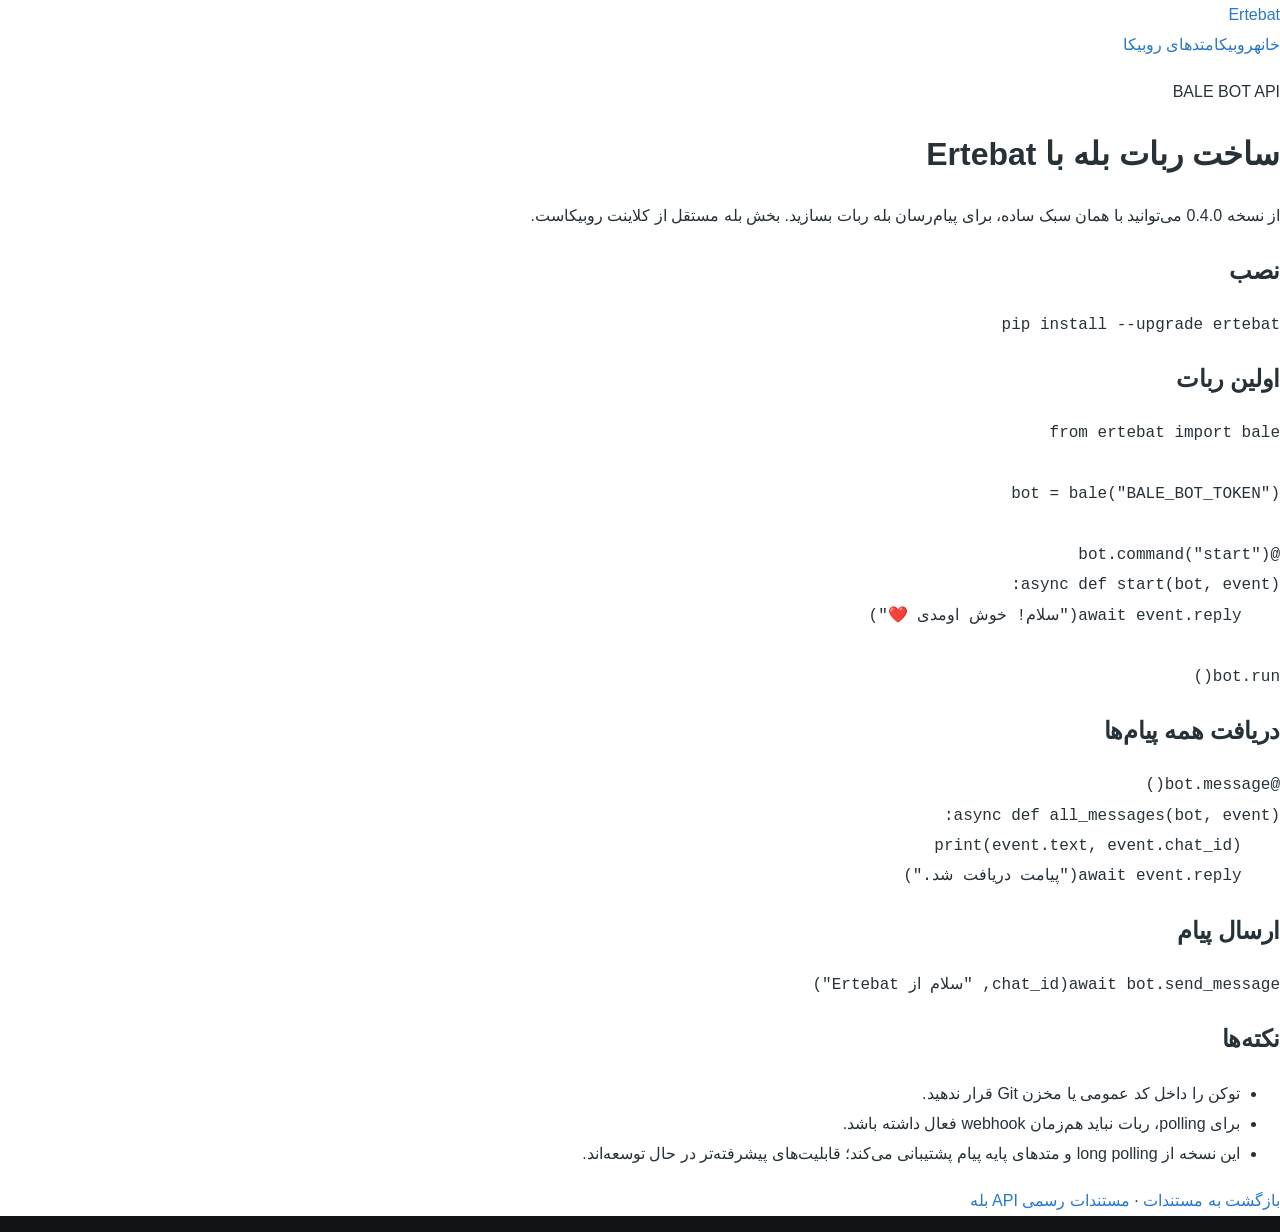
<file: docs/bale-guide/index.html>
<!doctype html>
<html lang="fa" dir="rtl">
<head>
<meta charset="utf-8"><meta name="viewport" content="width=device-width,initial-scale=1">
<title>شروع سریع بله | Ertebat</title><link rel="stylesheet" href="../style.css">
</head>
<body>
<header class="site-header"><a href="../">Ertebat</a><nav><a href="../">خانه</a><a href="../bot-guide/">روبیکا</a><a href="../bot-methods/">متدهای روبیکا</a></nav></header>
<main class="container">
<p class="eyebrow">BALE BOT API</p><h1>ساخت ربات بله با Ertebat</h1>
<p>از نسخه 0.4.0 می‌توانید با همان سبک ساده، برای پیام‌رسان بله ربات بسازید. بخش بله مستقل از کلاینت روبیکاست.</p>
<h2>نصب</h2><pre><code>pip install --upgrade ertebat</code></pre>
<h2>اولین ربات</h2><pre><code>from ertebat import bale

bot = bale("BALE_BOT_TOKEN")

@bot.command("start")
async def start(bot, event):
    await event.reply("سلام! خوش اومدی ❤️")

bot.run()</code></pre>
<h2>دریافت همه پیام‌ها</h2><pre><code>@bot.message()
async def all_messages(bot, event):
    print(event.text, event.chat_id)
    await event.reply("پیامت دریافت شد.")</code></pre>
<h2>ارسال پیام</h2><pre><code>await bot.send_message(chat_id, "سلام از Ertebat")</code></pre>
<h2>نکته‌ها</h2><ul><li>توکن را داخل کد عمومی یا مخزن Git قرار ندهید.</li><li>برای polling، ربات نباید هم‌زمان webhook فعال داشته باشد.</li><li>این نسخه از long polling و متدهای پایه پیام پشتیبانی می‌کند؛ قابلیت‌های پیشرفته‌تر در حال توسعه‌اند.</li></ul>
<p><a href="../">بازگشت به مستندات</a> · <a href="https://docs.bale.ai/">مستندات رسمی API بله</a></p>
</main></body></html>
</file>
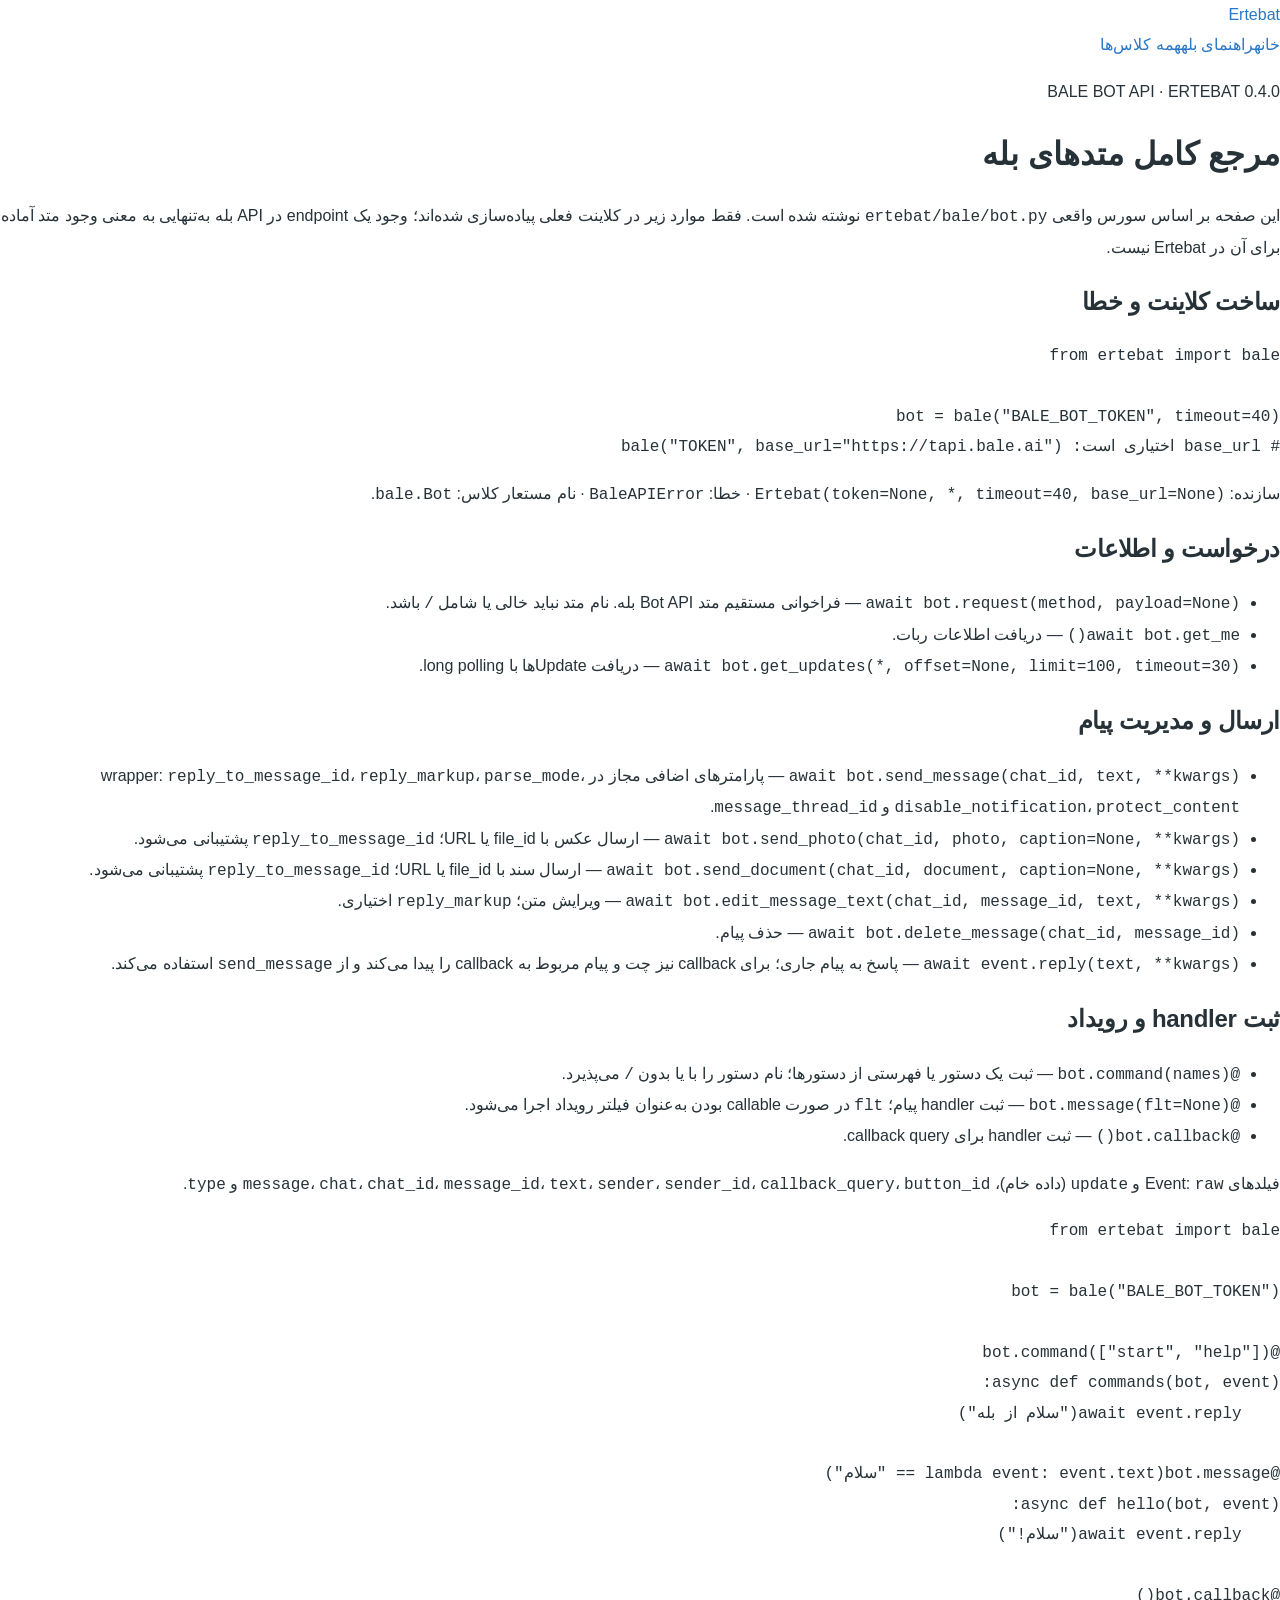
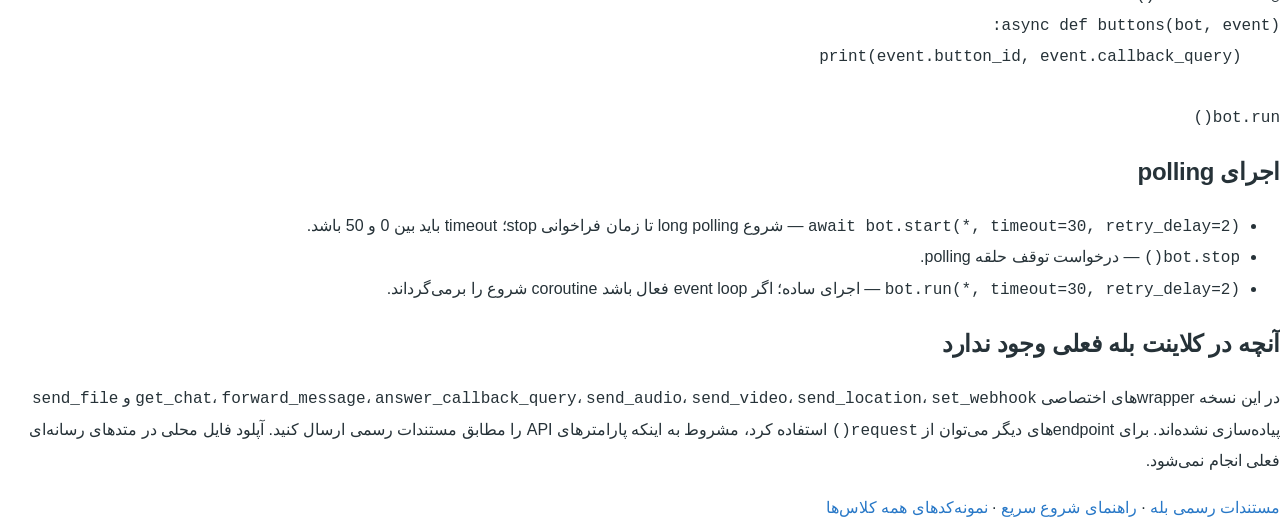
<file: docs/bale-methods/index.html>
<!doctype html>
<html lang="fa" dir="rtl">
<head><meta charset="utf-8"><meta name="viewport" content="width=device-width,initial-scale=1"><title>مرجع کامل متدهای بله | Ertebat</title><link rel="stylesheet" href="../style.css"></head>
<body>
<header class="site-header"><a href="../">Ertebat</a><nav><a href="../">خانه</a><a href="../bale-guide/">راهنمای بله</a><a href="../classes/">همه کلاس‌ها</a></nav></header>
<main class="container">
<p class="eyebrow">BALE BOT API · ERTEBAT 0.4.0</p><h1>مرجع کامل متدهای بله</h1>
<p>این صفحه بر اساس سورس واقعی <code>ertebat/bale/bot.py</code> نوشته شده است. فقط موارد زیر در کلاینت فعلی پیاده‌سازی شده‌اند؛ وجود یک endpoint در API بله به‌تنهایی به معنی وجود متد آماده برای آن در Ertebat نیست.</p>
<h2>ساخت کلاینت و خطا</h2>
<pre><code>from ertebat import bale

bot = bale("BALE_BOT_TOKEN", timeout=40)
# base_url اختیاری است: bale("TOKEN", base_url="https://tapi.bale.ai")</code></pre>
<p>سازنده: <code>Ertebat(token=None, *, timeout=40, base_url=None)</code> · خطا: <code>BaleAPIError</code> · نام مستعار کلاس: <code>bale.Bot</code>.</p>
<h2>درخواست و اطلاعات</h2>
<ul>
<li><code>await bot.request(method, payload=None)</code> — فراخوانی مستقیم متد Bot API بله. نام متد نباید خالی یا شامل <code>/</code> باشد.</li>
<li><code>await bot.get_me()</code> — دریافت اطلاعات ربات.</li>
<li><code>await bot.get_updates(*, offset=None, limit=100, timeout=30)</code> — دریافت Updateها با long polling.</li>
</ul>
<h2>ارسال و مدیریت پیام</h2>
<ul>
<li><code>await bot.send_message(chat_id, text, **kwargs)</code> — پارامترهای اضافی مجاز در wrapper: <code>reply_to_message_id</code>، <code>reply_markup</code>، <code>parse_mode</code>، <code>disable_notification</code>، <code>protect_content</code> و <code>message_thread_id</code>.</li>
<li><code>await bot.send_photo(chat_id, photo, caption=None, **kwargs)</code> — ارسال عکس با file_id یا URL؛ <code>reply_to_message_id</code> پشتیبانی می‌شود.</li>
<li><code>await bot.send_document(chat_id, document, caption=None, **kwargs)</code> — ارسال سند با file_id یا URL؛ <code>reply_to_message_id</code> پشتیبانی می‌شود.</li>
<li><code>await bot.edit_message_text(chat_id, message_id, text, **kwargs)</code> — ویرایش متن؛ <code>reply_markup</code> اختیاری.</li>
<li><code>await bot.delete_message(chat_id, message_id)</code> — حذف پیام.</li>
<li><code>await event.reply(text, **kwargs)</code> — پاسخ به پیام جاری؛ برای callback نیز چت و پیام مربوط به callback را پیدا می‌کند و از <code>send_message</code> استفاده می‌کند.</li>
</ul>
<h2>ثبت handler و رویداد</h2>
<ul>
<li><code>@bot.command(names)</code> — ثبت یک دستور یا فهرستی از دستورها؛ نام دستور را با یا بدون <code>/</code> می‌پذیرد.</li>
<li><code>@bot.message(flt=None)</code> — ثبت handler پیام؛ <code>flt</code> در صورت callable بودن به‌عنوان فیلتر رویداد اجرا می‌شود.</li>
<li><code>@bot.callback()</code> — ثبت handler برای callback query.</li>
</ul>
<p>فیلدهای Event: <code>raw</code> و <code>update</code> (داده خام)، <code>message</code>، <code>chat</code>، <code>chat_id</code>، <code>message_id</code>، <code>text</code>، <code>sender</code>، <code>sender_id</code>، <code>callback_query</code>، <code>button_id</code> و <code>type</code>.</p>
<pre><code>from ertebat import bale

bot = bale("BALE_BOT_TOKEN")

@bot.command(["start", "help"])
async def commands(bot, event):
    await event.reply("سلام از بله")

@bot.message(lambda event: event.text == "سلام")
async def hello(bot, event):
    await event.reply("سلام!")

@bot.callback()
async def buttons(bot, event):
    print(event.button_id, event.callback_query)

bot.run()</code></pre>
<h2>اجرای polling</h2>
<ul>
<li><code>await bot.start(*, timeout=30, retry_delay=2)</code> — شروع long polling تا زمان فراخوانی stop؛ timeout باید بین 0 و 50 باشد.</li>
<li><code>bot.stop()</code> — درخواست توقف حلقه polling.</li>
<li><code>bot.run(*, timeout=30, retry_delay=2)</code> — اجرای ساده؛ اگر event loop فعال باشد coroutine شروع را برمی‌گرداند.</li>
</ul>
<h2>آنچه در کلاینت بله فعلی وجود ندارد</h2>
<p>در این نسخه wrapperهای اختصاصی <code>get_chat</code>، <code>forward_message</code>، <code>answer_callback_query</code>، <code>send_audio</code>، <code>send_video</code>، <code>send_location</code>، <code>set_webhook</code> و <code>send_file</code> پیاده‌سازی نشده‌اند. برای endpointهای دیگر می‌توان از <code>request()</code> استفاده کرد، مشروط به اینکه پارامترهای API را مطابق مستندات رسمی ارسال کنید. آپلود فایل محلی در متدهای رسانه‌ای فعلی انجام نمی‌شود.</p>
<p><a href="https://docs.bale.ai/">مستندات رسمی بله</a> · <a href="../bale-guide/">راهنمای شروع سریع</a> · <a href="../classes/">نمونه‌کدهای همه کلاس‌ها</a></p>
</main></body></html>
</file>
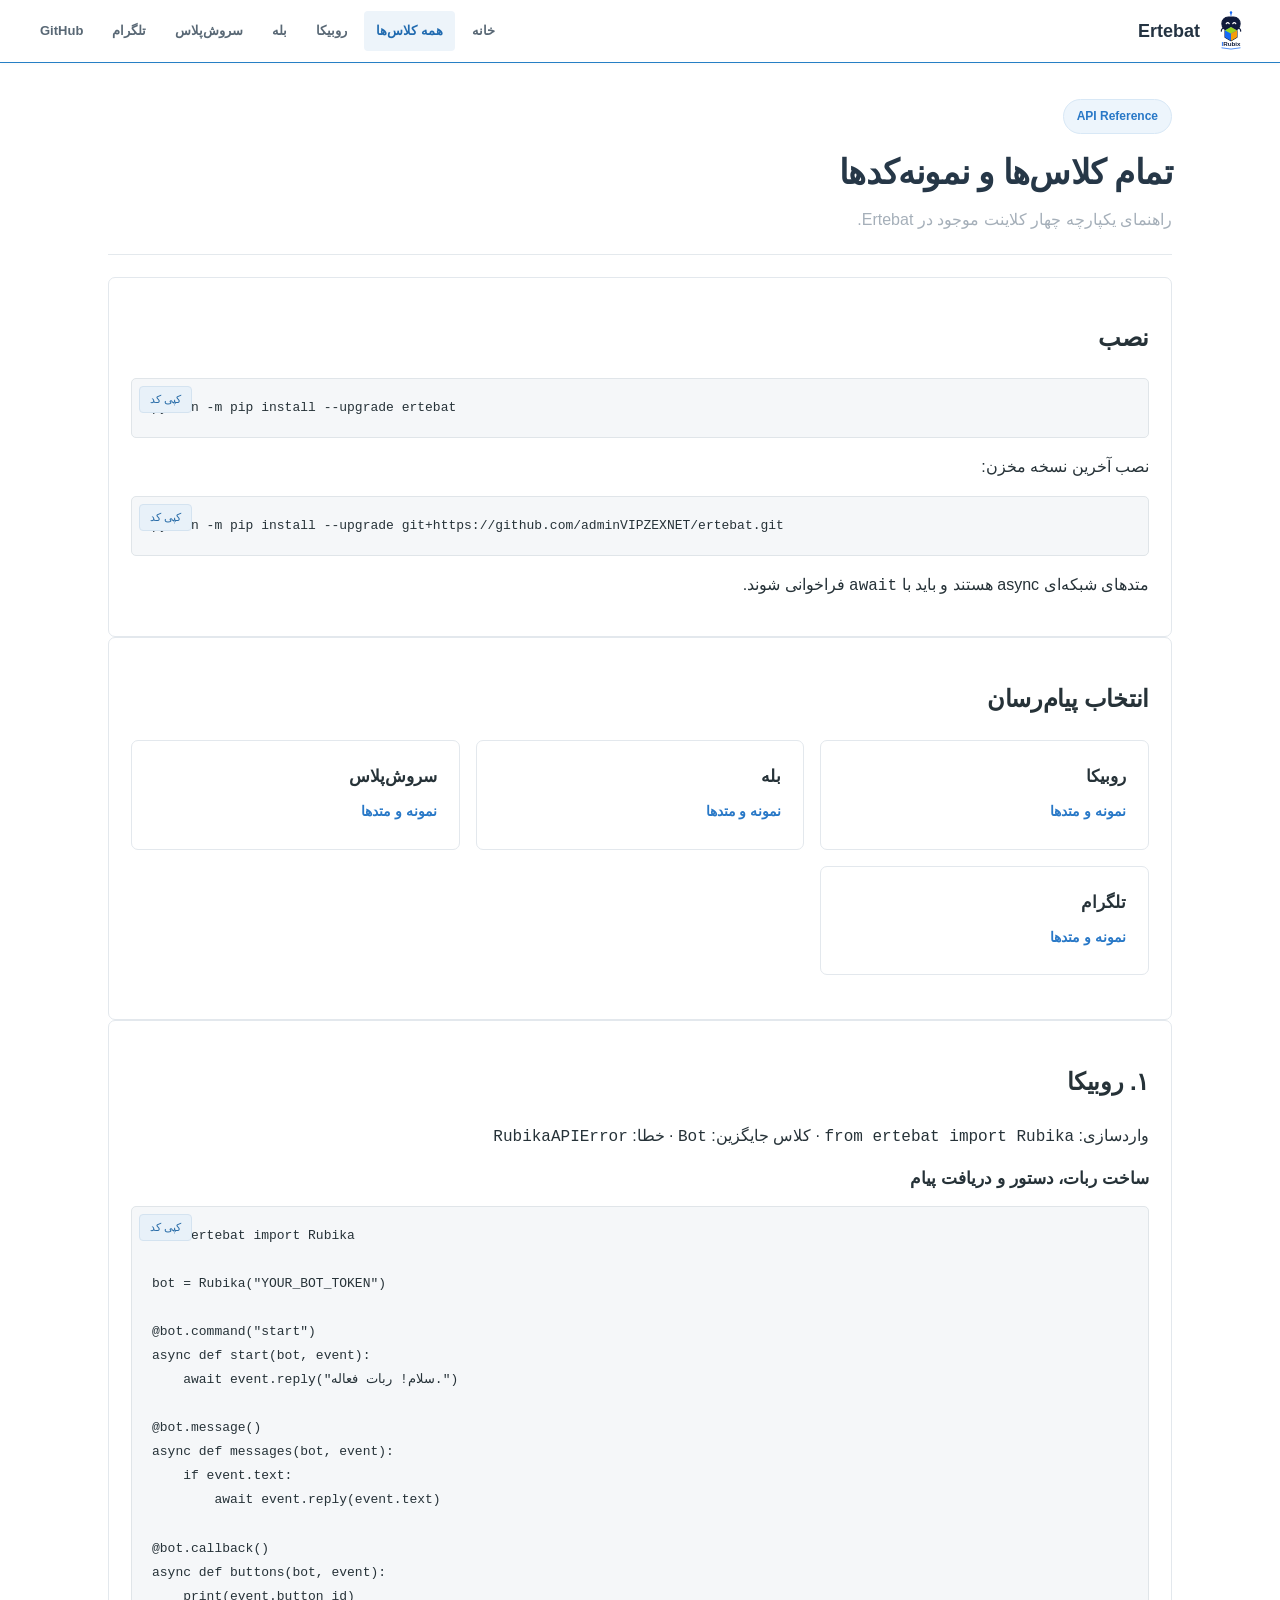
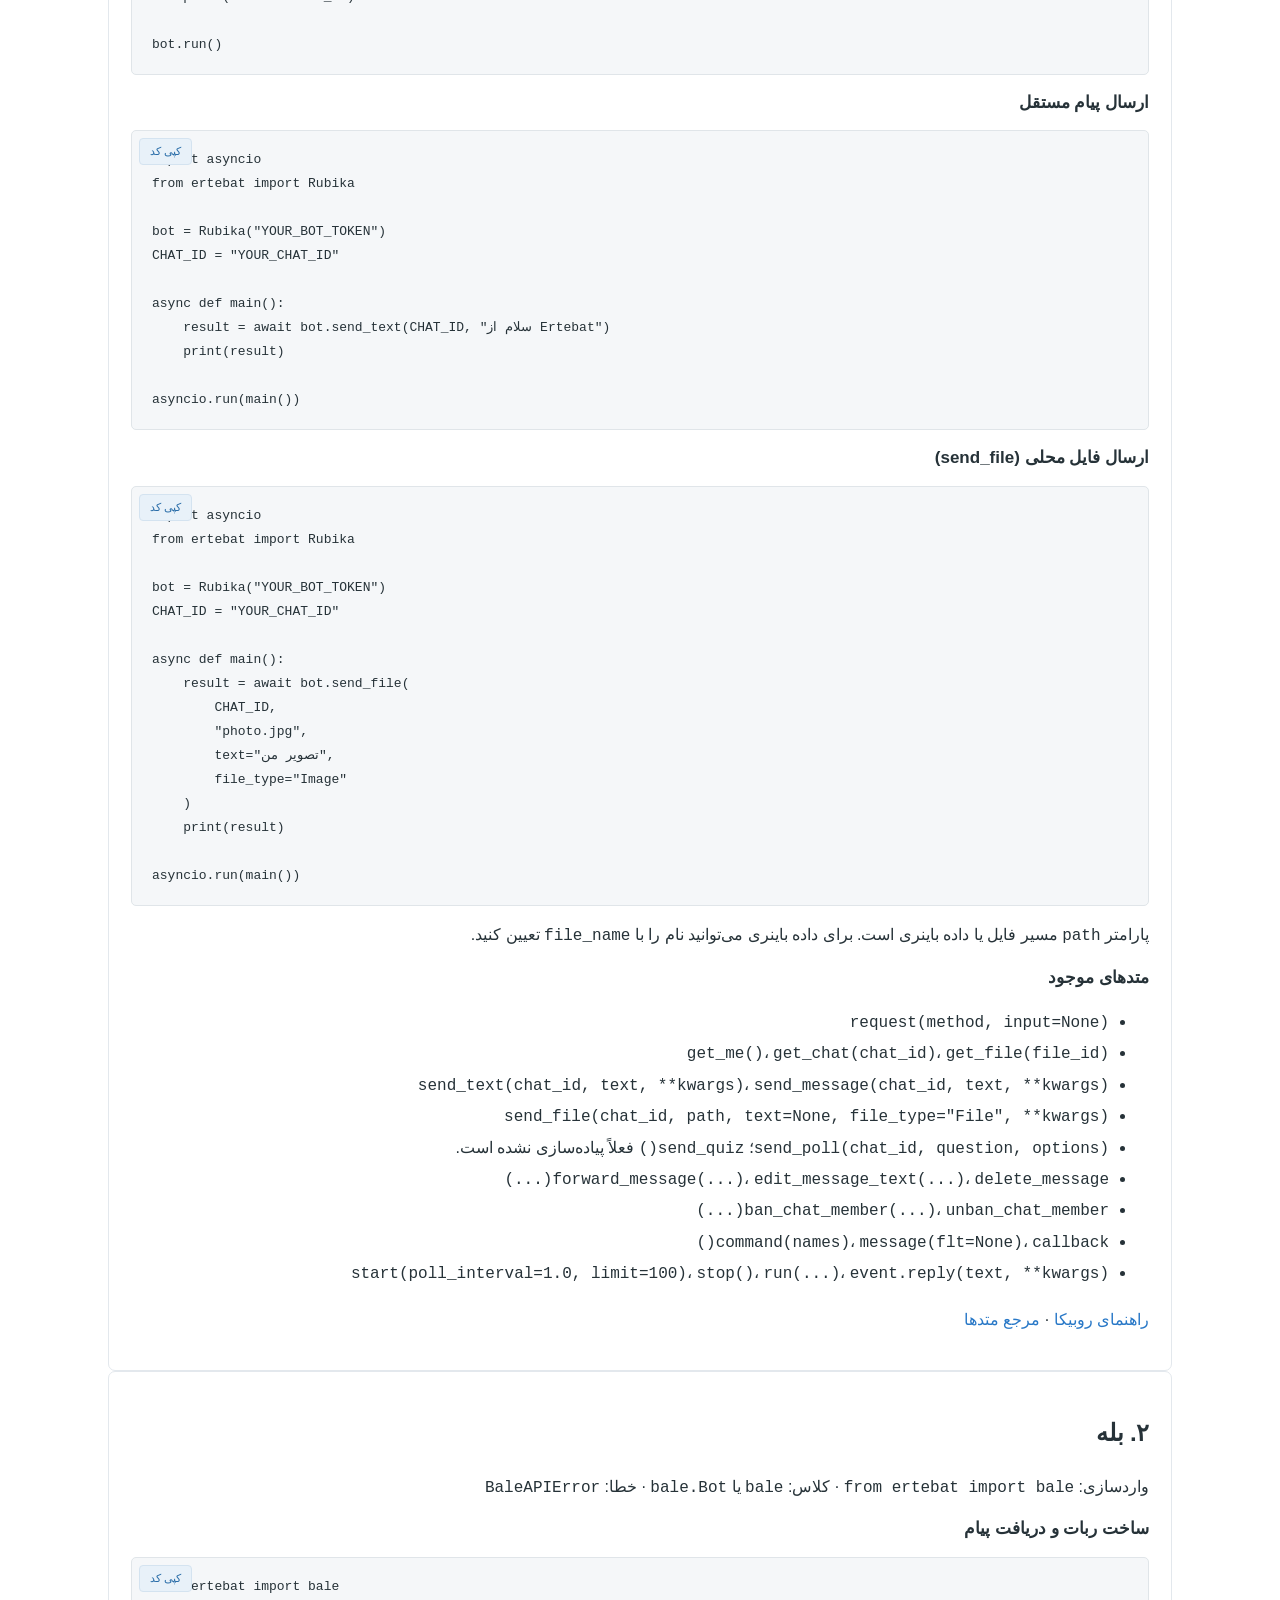
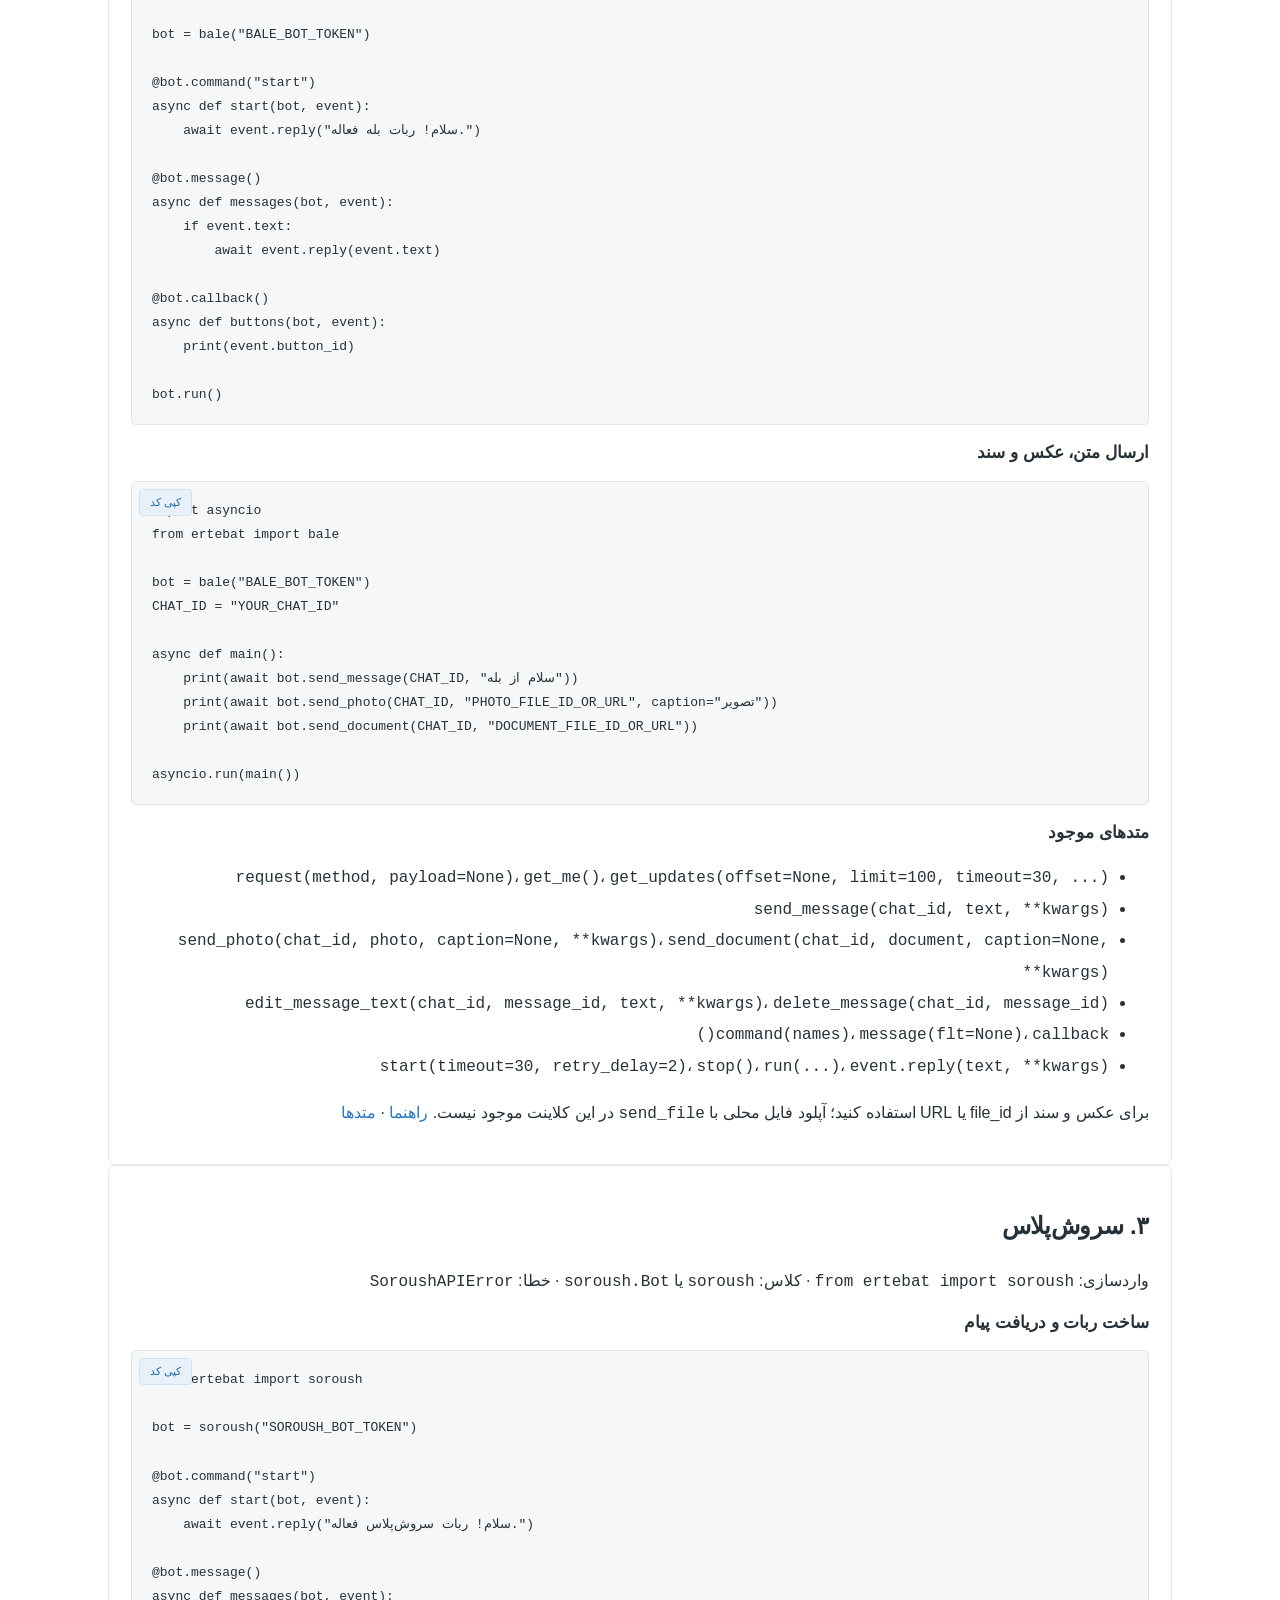
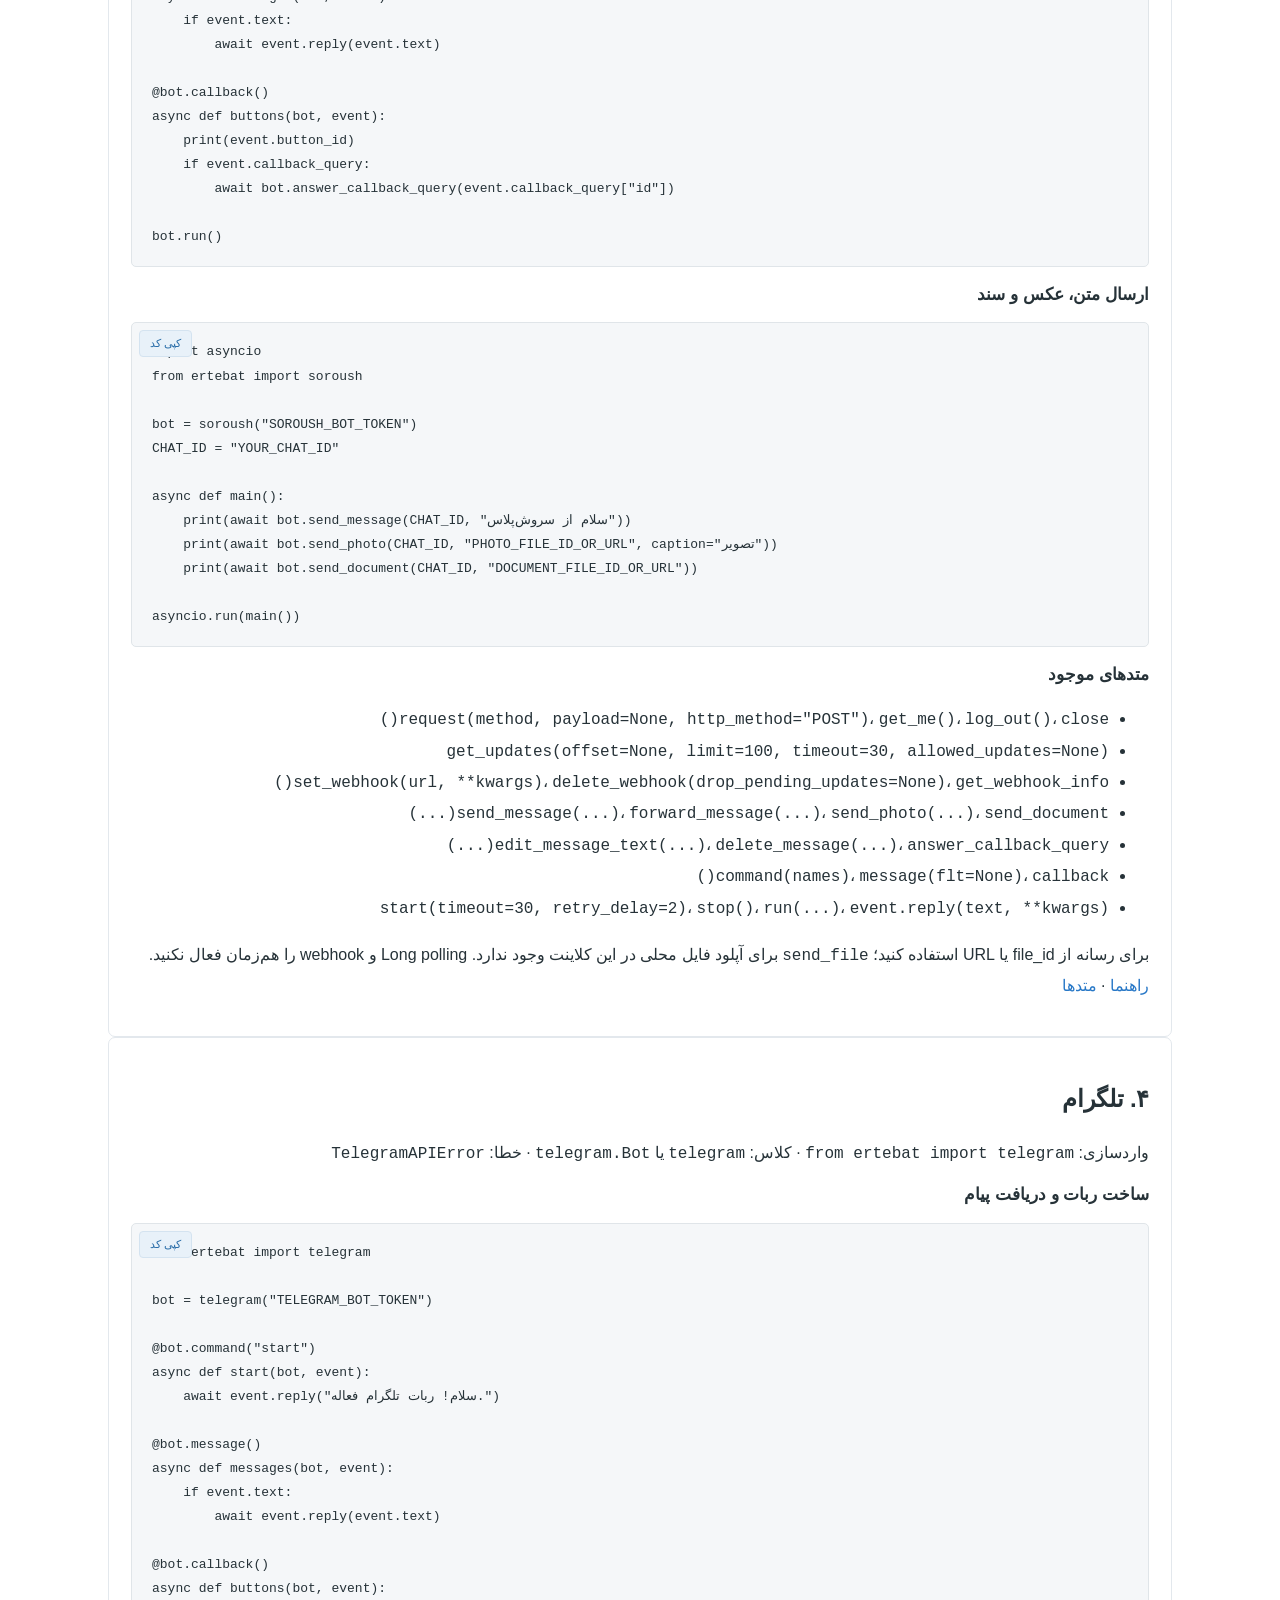
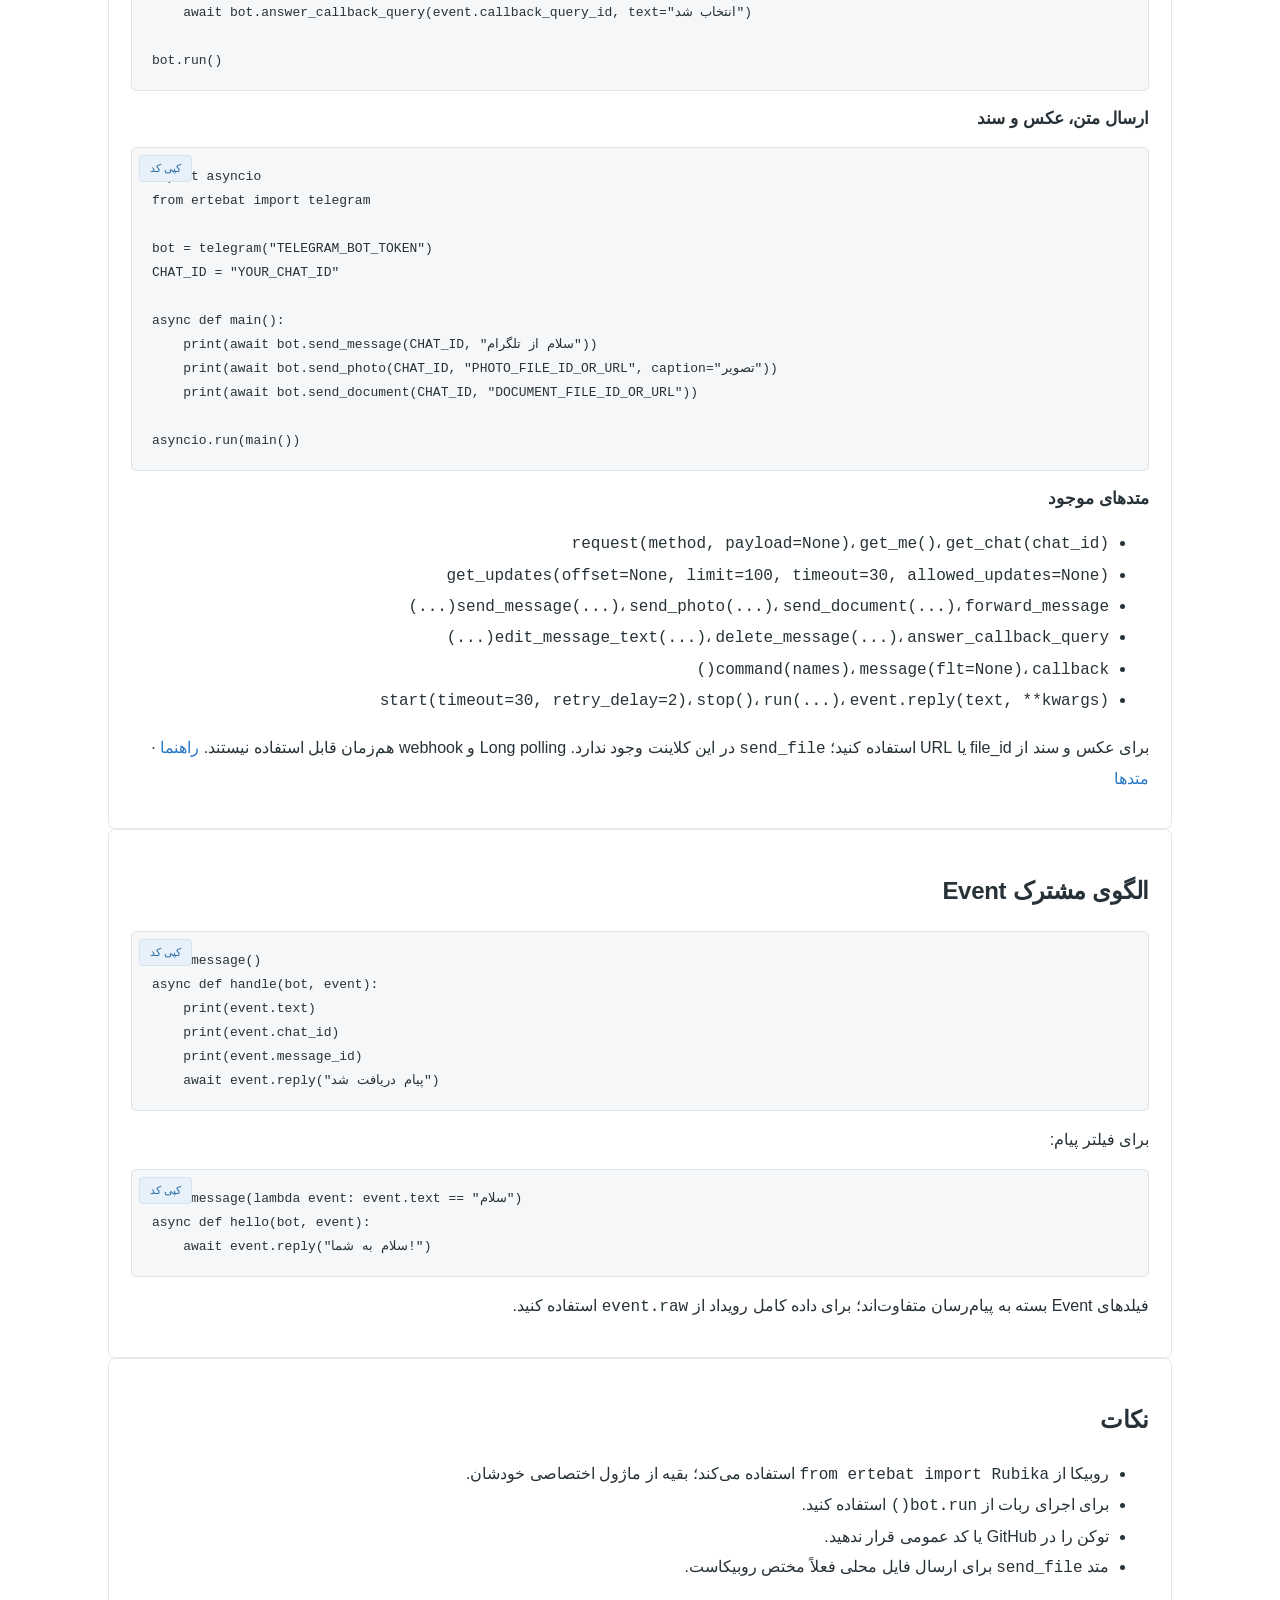
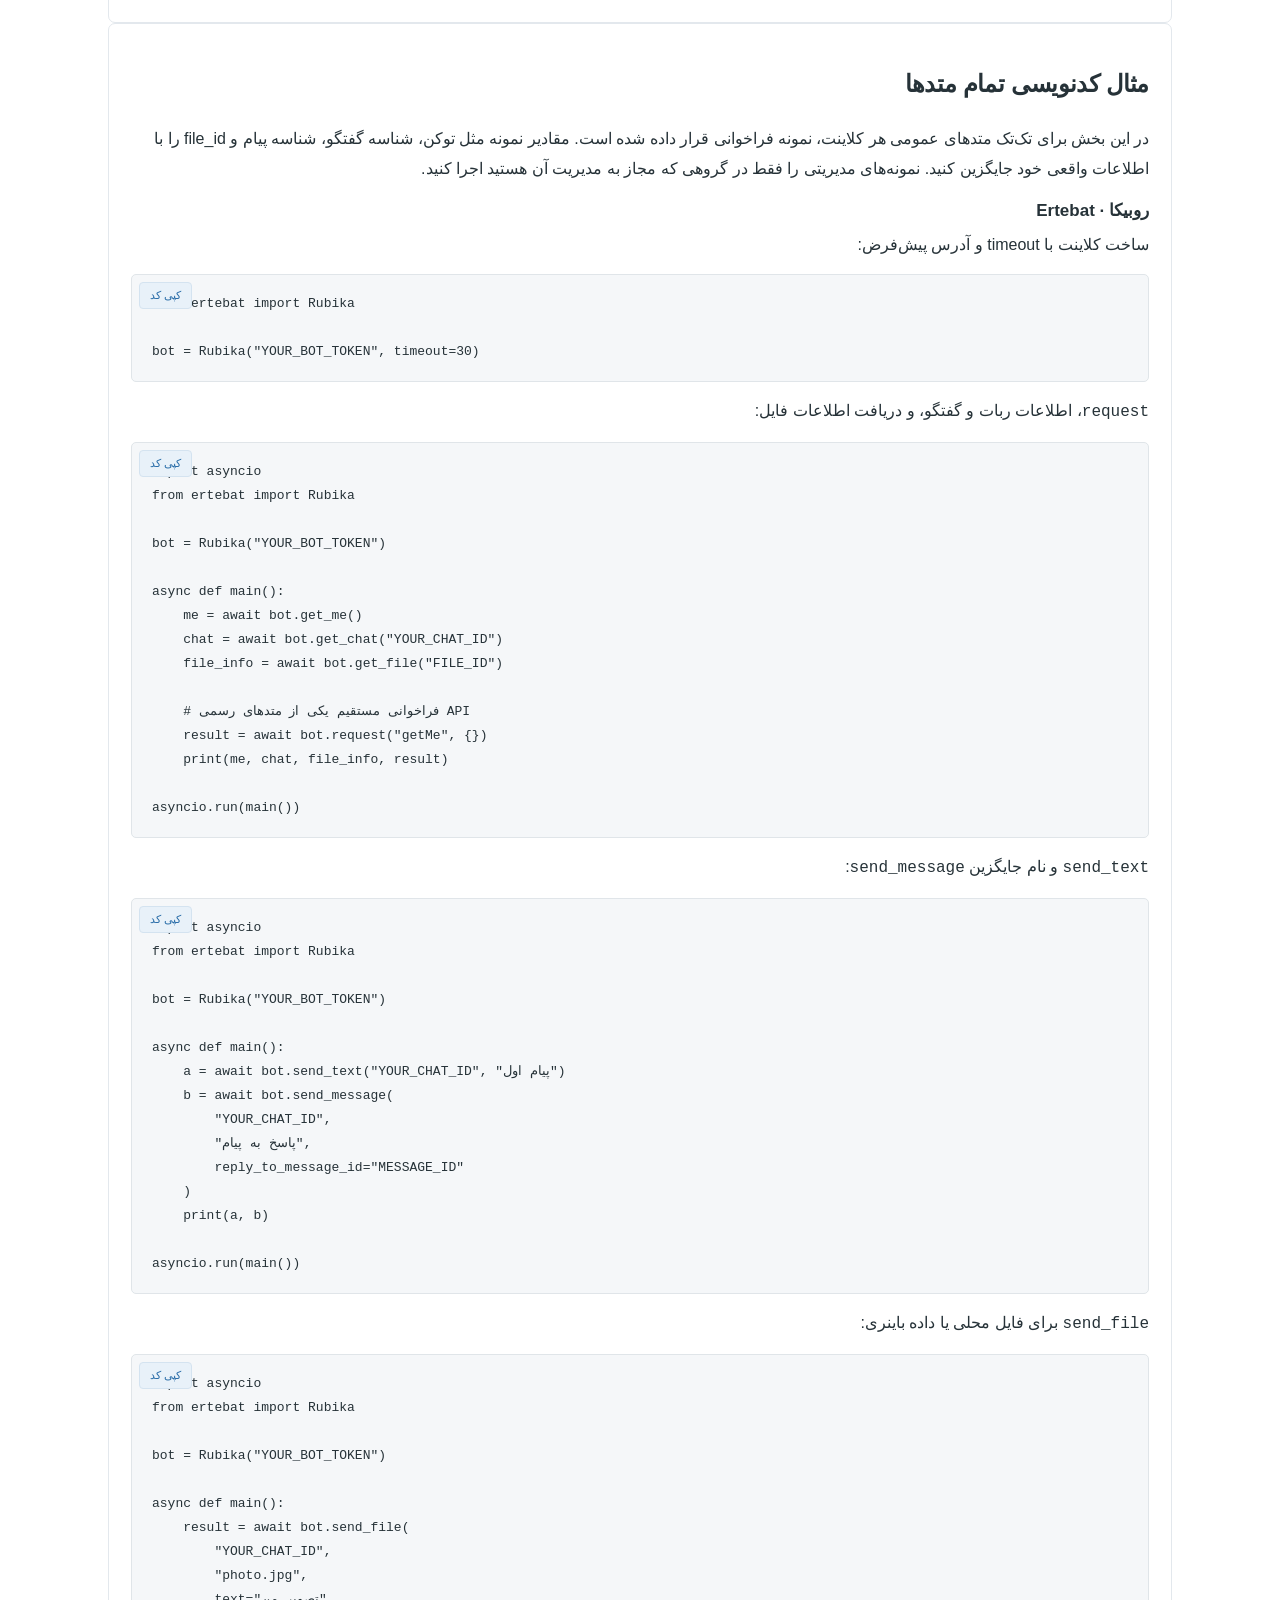
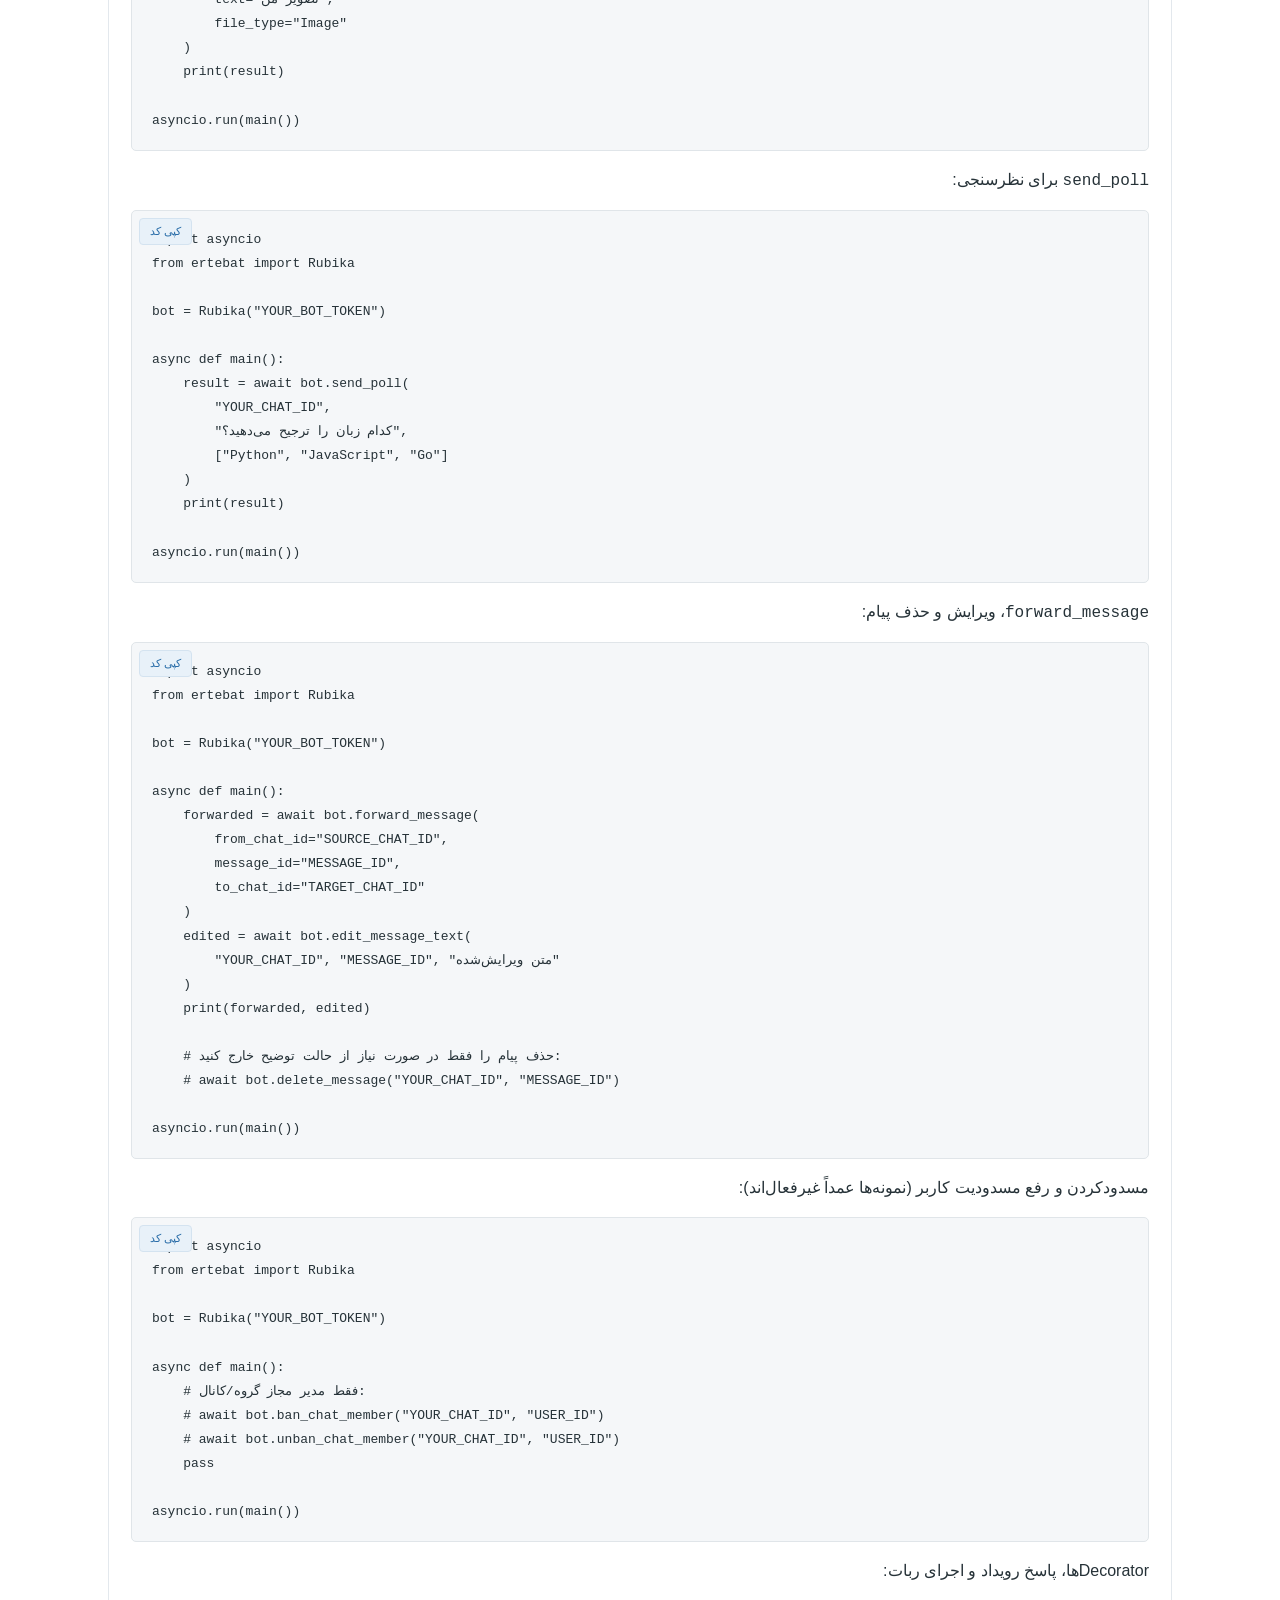
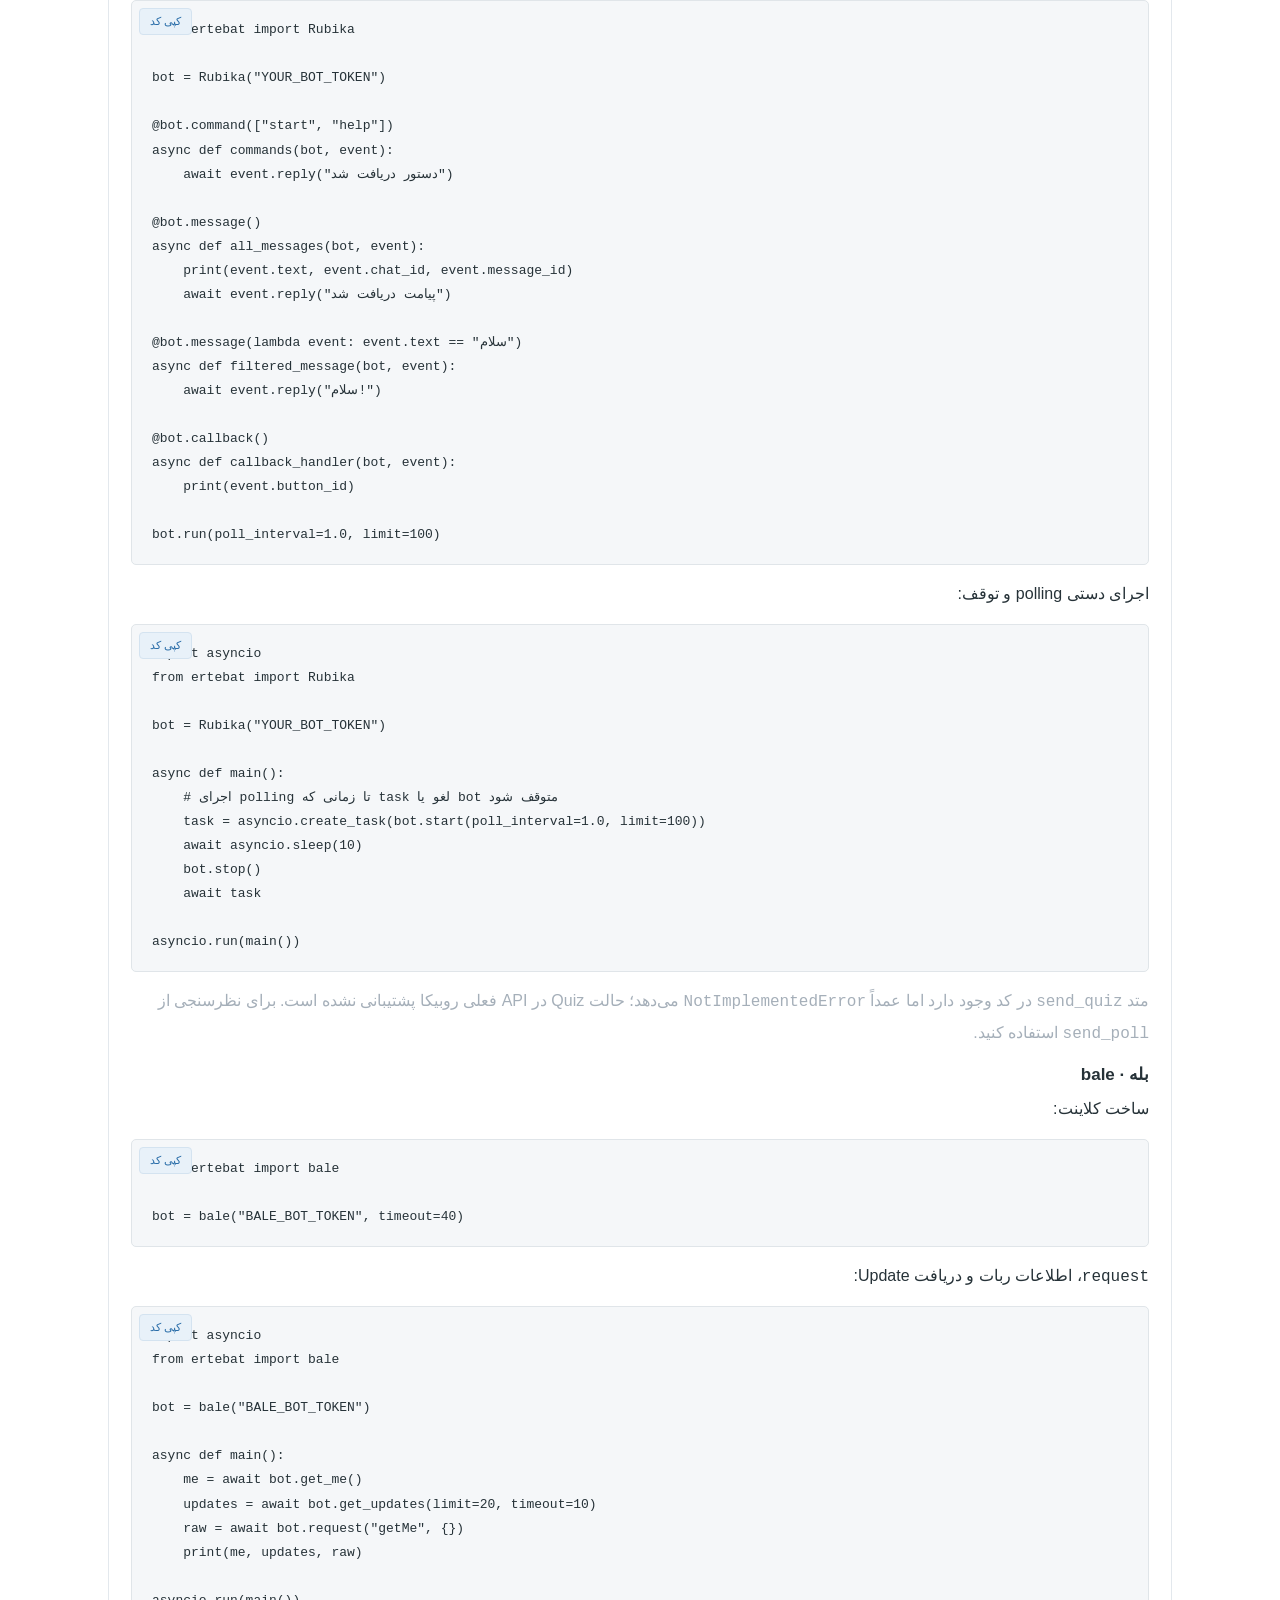
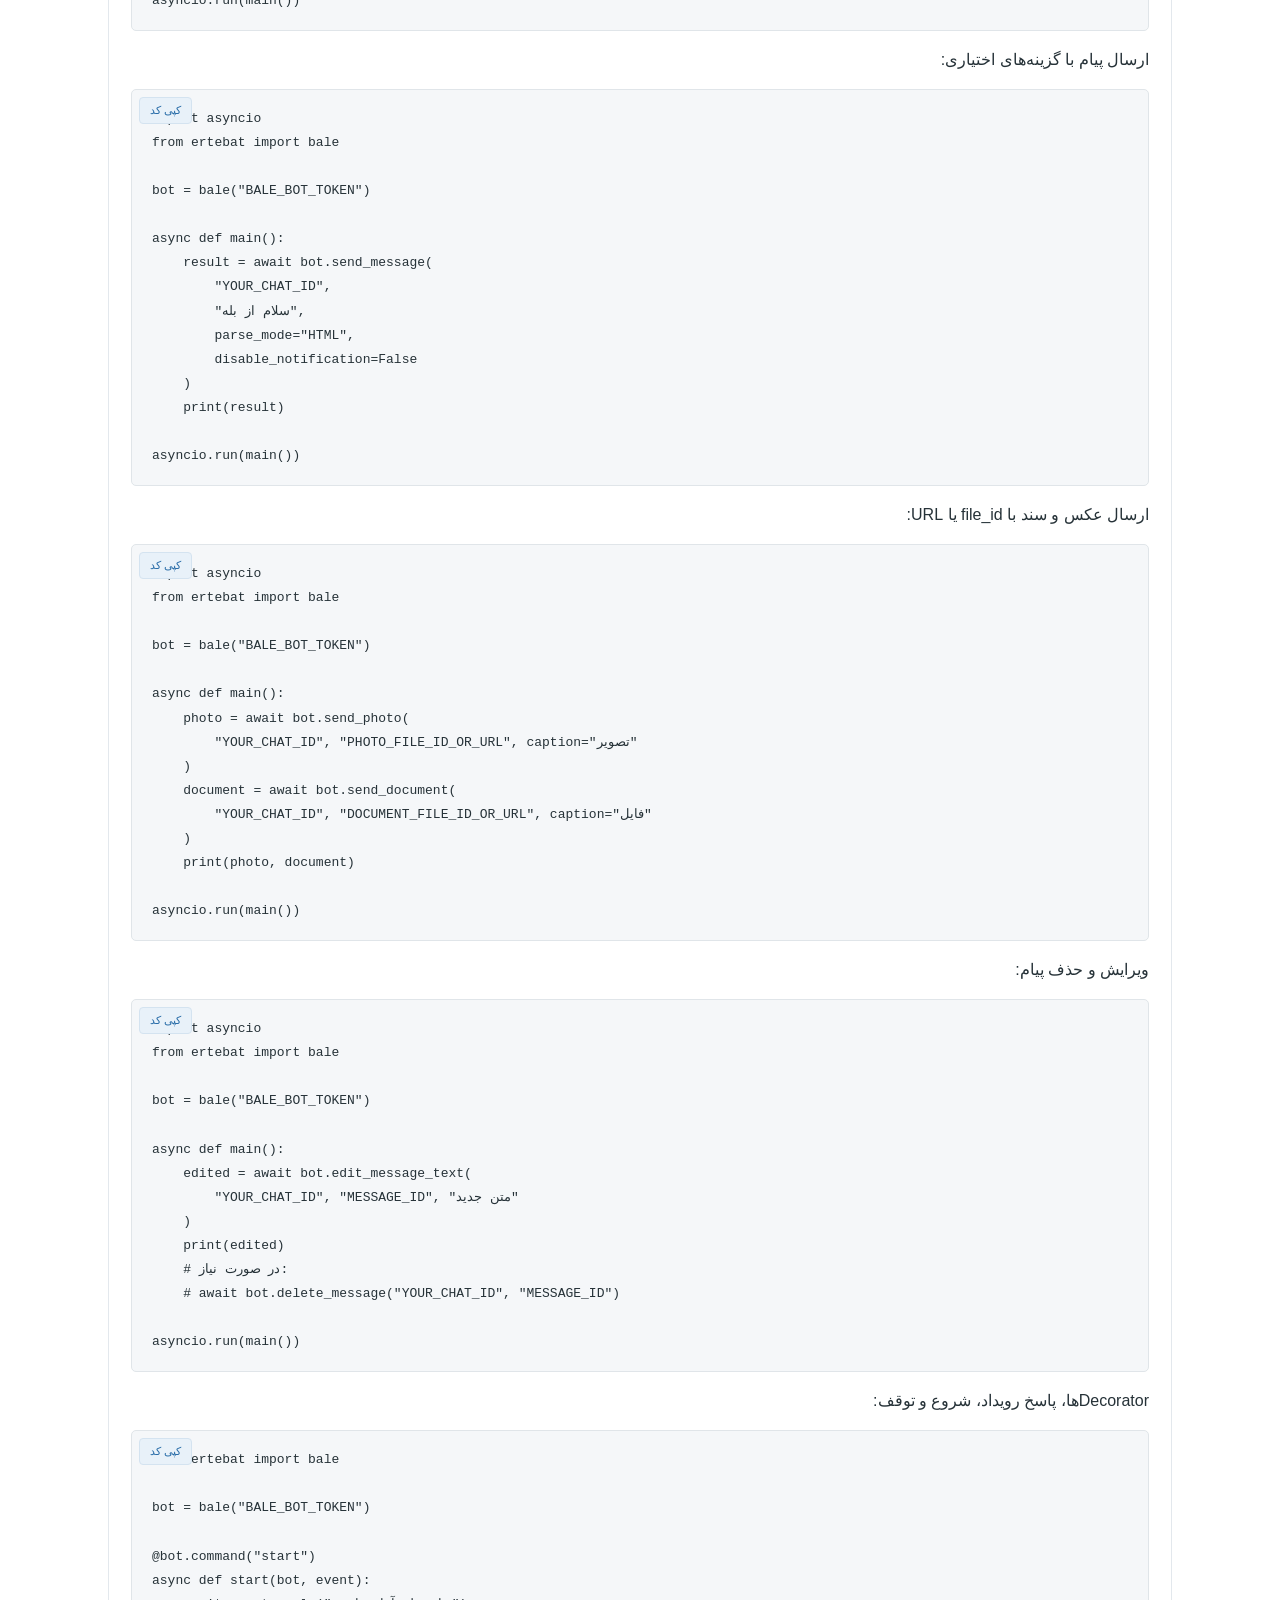
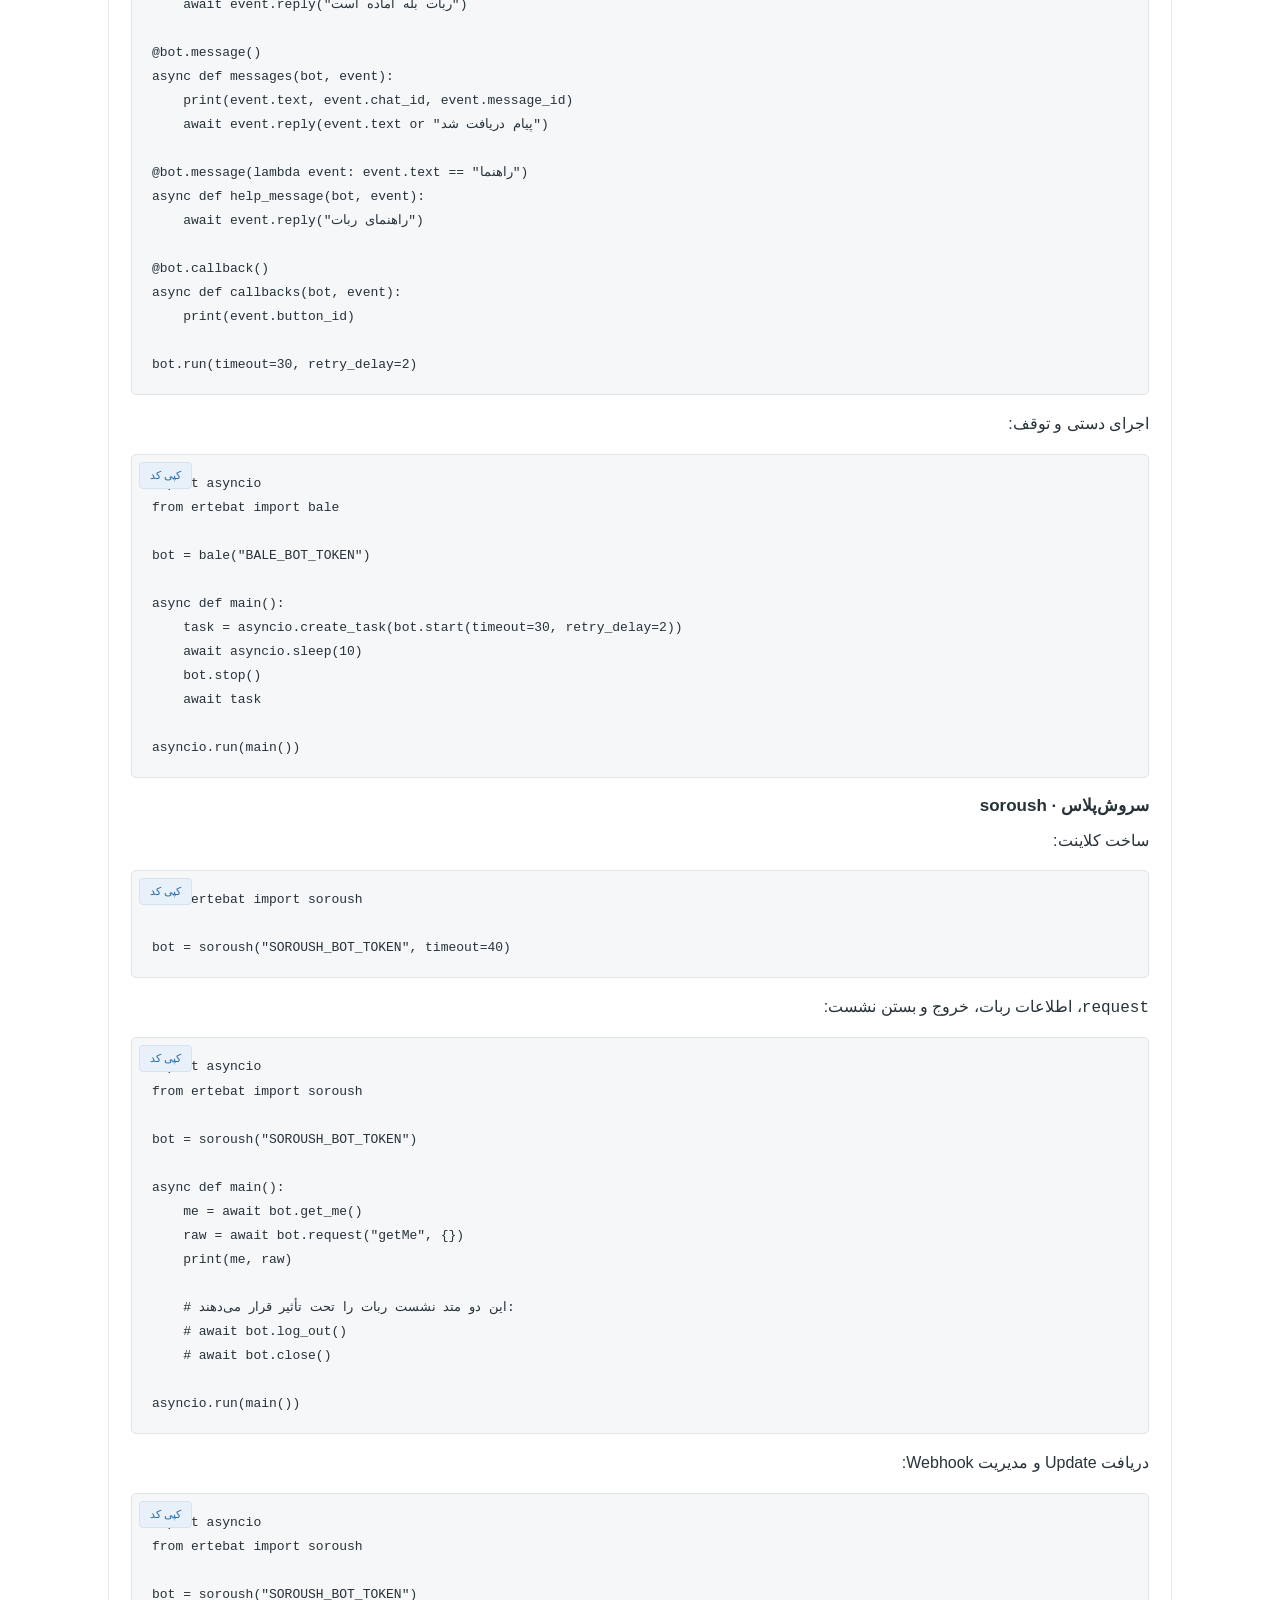
<file: docs/classes/index.html>
<!doctype html>
<html lang="fa" dir="rtl"><head><meta charset="utf-8"><meta name="viewport" content="width=device-width,initial-scale=1"><title>همه کلاس‌ها و نمونه‌کدها | Ertebat</title><link rel="stylesheet" href="../style.css"></head>
<body><header class="top"><nav class="nav"><a class="brand" href="../"><img src="../assets/ertebat-logo.svg" alt="Ertebat"><span>Ertebat</span></a><button class="menu-toggle" type="button" aria-label="باز کردن منو" aria-expanded="false">☰</button><div class="links"><a href="../">خانه</a><a class="active" href="./">همه کلاس‌ها</a><a href="../bot-guide/">روبیکا</a><a href="../bale-guide/">بله</a><a href="../soroush-guide/">سروش‌پلاس</a><a href="../telegram-guide/">تلگرام</a><a href="https://github.com/adminVIPZEXNET/ertebat">GitHub</a></div></nav></header>
<main class="wrap"><div class="pagehead"><span class="tag">API Reference</span><h1>تمام کلاس‌ها و نمونه‌کدها</h1><p>راهنمای یکپارچه چهار کلاینت موجود در Ertebat.</p></div>
<section class="card"><h2>نصب</h2><pre class="code">python -m pip install --upgrade ertebat</pre><p>نصب آخرین نسخه مخزن:</p><pre class="code">python -m pip install --upgrade git+https://github.com/adminVIPZEXNET/ertebat.git</pre><p>متدهای شبکه‌ای async هستند و باید با <code>await</code> فراخوانی شوند.</p></section>
<section class="card"><h2>انتخاب پیام‌رسان</h2><div class="grid"><article class="card"><h3>روبیکا</h3><a href="#rubika">نمونه و متدها</a></article><article class="card"><h3>بله</h3><a href="#bale">نمونه و متدها</a></article><article class="card"><h3>سروش‌پلاس</h3><a href="#soroush">نمونه و متدها</a></article><article class="card"><h3>تلگرام</h3><a href="#telegram">نمونه و متدها</a></article></div></section>

<section class="card" id="rubika"><h2>۱. روبیکا</h2><p>واردسازی: <code>from ertebat import Rubika</code> · کلاس جایگزین: <code>Bot</code> · خطا: <code>RubikaAPIError</code></p>
<h3>ساخت ربات، دستور و دریافت پیام</h3><pre class="code">from ertebat import Rubika

bot = Rubika("YOUR_BOT_TOKEN")

@bot.command("start")
async def start(bot, event):
    await event.reply("سلام! ربات فعاله.")

@bot.message()
async def messages(bot, event):
    if event.text:
        await event.reply(event.text)

@bot.callback()
async def buttons(bot, event):
    print(event.button_id)

bot.run()</pre>
<h3>ارسال پیام مستقل</h3><pre class="code">import asyncio
from ertebat import Rubika

bot = Rubika("YOUR_BOT_TOKEN")
CHAT_ID = "YOUR_CHAT_ID"

async def main():
    result = await bot.send_text(CHAT_ID, "سلام از Ertebat")
    print(result)

asyncio.run(main())</pre>
<h3>ارسال فایل محلی (send_file)</h3><pre class="code">import asyncio
from ertebat import Rubika

bot = Rubika("YOUR_BOT_TOKEN")
CHAT_ID = "YOUR_CHAT_ID"

async def main():
    result = await bot.send_file(
        CHAT_ID,
        "photo.jpg",
        text="تصویر من",
        file_type="Image"
    )
    print(result)

asyncio.run(main())</pre>
<p>پارامتر <code>path</code> مسیر فایل یا داده باینری است. برای داده باینری می‌توانید نام را با <code>file_name</code> تعیین کنید.</p>
<h3>متدهای موجود</h3><ul><li><code>request(method, input=None)</code></li><li><code>get_me()</code>، <code>get_chat(chat_id)</code>، <code>get_file(file_id)</code></li><li><code>send_text(chat_id, text, **kwargs)</code>، <code>send_message(chat_id, text, **kwargs)</code></li><li><code>send_file(chat_id, path, text=None, file_type="File", **kwargs)</code></li><li><code>send_poll(chat_id, question, options)</code>؛ <code>send_quiz()</code> فعلاً پیاده‌سازی نشده است.</li><li><code>forward_message(...)</code>، <code>edit_message_text(...)</code>، <code>delete_message(...)</code></li><li><code>ban_chat_member(...)</code>، <code>unban_chat_member(...)</code></li><li><code>command(names)</code>، <code>message(flt=None)</code>، <code>callback()</code></li><li><code>start(poll_interval=1.0, limit=100)</code>، <code>stop()</code>، <code>run(...)</code>، <code>event.reply(text, **kwargs)</code></li></ul><p><a href="../bot-guide/">راهنمای روبیکا</a> · <a href="../bot-methods/">مرجع متدها</a></p></section>

<section class="card" id="bale"><h2>۲. بله</h2><p>واردسازی: <code>from ertebat import bale</code> · کلاس: <code>bale</code> یا <code>bale.Bot</code> · خطا: <code>BaleAPIError</code></p>
<h3>ساخت ربات و دریافت پیام</h3><pre class="code">from ertebat import bale

bot = bale("BALE_BOT_TOKEN")

@bot.command("start")
async def start(bot, event):
    await event.reply("سلام! ربات بله فعاله.")

@bot.message()
async def messages(bot, event):
    if event.text:
        await event.reply(event.text)

@bot.callback()
async def buttons(bot, event):
    print(event.button_id)

bot.run()</pre>
<h3>ارسال متن، عکس و سند</h3><pre class="code">import asyncio
from ertebat import bale

bot = bale("BALE_BOT_TOKEN")
CHAT_ID = "YOUR_CHAT_ID"

async def main():
    print(await bot.send_message(CHAT_ID, "سلام از بله"))
    print(await bot.send_photo(CHAT_ID, "PHOTO_FILE_ID_OR_URL", caption="تصویر"))
    print(await bot.send_document(CHAT_ID, "DOCUMENT_FILE_ID_OR_URL"))

asyncio.run(main())</pre>
<h3>متدهای موجود</h3><ul><li><code>request(method, payload=None)</code>، <code>get_me()</code>، <code>get_updates(offset=None, limit=100, timeout=30, ...)</code></li><li><code>send_message(chat_id, text, **kwargs)</code></li><li><code>send_photo(chat_id, photo, caption=None, **kwargs)</code>، <code>send_document(chat_id, document, caption=None, **kwargs)</code></li><li><code>edit_message_text(chat_id, message_id, text, **kwargs)</code>، <code>delete_message(chat_id, message_id)</code></li><li><code>command(names)</code>، <code>message(flt=None)</code>، <code>callback()</code></li><li><code>start(timeout=30, retry_delay=2)</code>، <code>stop()</code>، <code>run(...)</code>، <code>event.reply(text, **kwargs)</code></li></ul><p>برای عکس و سند از file_id یا URL استفاده کنید؛ آپلود فایل محلی با <code>send_file</code> در این کلاینت موجود نیست. <a href="../bale-guide/">راهنما</a> · <a href="../bale-methods/">متدها</a></p></section>

<section class="card" id="soroush"><h2>۳. سروش‌پلاس</h2><p>واردسازی: <code>from ertebat import soroush</code> · کلاس: <code>soroush</code> یا <code>soroush.Bot</code> · خطا: <code>SoroushAPIError</code></p>
<h3>ساخت ربات و دریافت پیام</h3><pre class="code">from ertebat import soroush

bot = soroush("SOROUSH_BOT_TOKEN")

@bot.command("start")
async def start(bot, event):
    await event.reply("سلام! ربات سروش‌پلاس فعاله.")

@bot.message()
async def messages(bot, event):
    if event.text:
        await event.reply(event.text)

@bot.callback()
async def buttons(bot, event):
    print(event.button_id)
    if event.callback_query:
        await bot.answer_callback_query(event.callback_query["id"])

bot.run()</pre>
<h3>ارسال متن، عکس و سند</h3><pre class="code">import asyncio
from ertebat import soroush

bot = soroush("SOROUSH_BOT_TOKEN")
CHAT_ID = "YOUR_CHAT_ID"

async def main():
    print(await bot.send_message(CHAT_ID, "سلام از سروش‌پلاس"))
    print(await bot.send_photo(CHAT_ID, "PHOTO_FILE_ID_OR_URL", caption="تصویر"))
    print(await bot.send_document(CHAT_ID, "DOCUMENT_FILE_ID_OR_URL"))

asyncio.run(main())</pre>
<h3>متدهای موجود</h3><ul><li><code>request(method, payload=None, http_method="POST")</code>، <code>get_me()</code>، <code>log_out()</code>، <code>close()</code></li><li><code>get_updates(offset=None, limit=100, timeout=30, allowed_updates=None)</code></li><li><code>set_webhook(url, **kwargs)</code>، <code>delete_webhook(drop_pending_updates=None)</code>، <code>get_webhook_info()</code></li><li><code>send_message(...)</code>، <code>forward_message(...)</code>، <code>send_photo(...)</code>، <code>send_document(...)</code></li><li><code>edit_message_text(...)</code>، <code>delete_message(...)</code>، <code>answer_callback_query(...)</code></li><li><code>command(names)</code>، <code>message(flt=None)</code>، <code>callback()</code></li><li><code>start(timeout=30, retry_delay=2)</code>، <code>stop()</code>، <code>run(...)</code>، <code>event.reply(text, **kwargs)</code></li></ul><p>برای رسانه از file_id یا URL استفاده کنید؛ <code>send_file</code> برای آپلود فایل محلی در این کلاینت وجود ندارد. Long polling و webhook را هم‌زمان فعال نکنید. <a href="../soroush-guide/">راهنما</a> · <a href="../soroush-methods/">متدها</a></p></section>

<section class="card" id="telegram"><h2>۴. تلگرام</h2><p>واردسازی: <code>from ertebat import telegram</code> · کلاس: <code>telegram</code> یا <code>telegram.Bot</code> · خطا: <code>TelegramAPIError</code></p>
<h3>ساخت ربات و دریافت پیام</h3><pre class="code">from ertebat import telegram

bot = telegram("TELEGRAM_BOT_TOKEN")

@bot.command("start")
async def start(bot, event):
    await event.reply("سلام! ربات تلگرام فعاله.")

@bot.message()
async def messages(bot, event):
    if event.text:
        await event.reply(event.text)

@bot.callback()
async def buttons(bot, event):
    await bot.answer_callback_query(event.callback_query_id, text="انتخاب شد")

bot.run()</pre>
<h3>ارسال متن، عکس و سند</h3><pre class="code">import asyncio
from ertebat import telegram

bot = telegram("TELEGRAM_BOT_TOKEN")
CHAT_ID = "YOUR_CHAT_ID"

async def main():
    print(await bot.send_message(CHAT_ID, "سلام از تلگرام"))
    print(await bot.send_photo(CHAT_ID, "PHOTO_FILE_ID_OR_URL", caption="تصویر"))
    print(await bot.send_document(CHAT_ID, "DOCUMENT_FILE_ID_OR_URL"))

asyncio.run(main())</pre>
<h3>متدهای موجود</h3><ul><li><code>request(method, payload=None)</code>، <code>get_me()</code>، <code>get_chat(chat_id)</code></li><li><code>get_updates(offset=None, limit=100, timeout=30, allowed_updates=None)</code></li><li><code>send_message(...)</code>، <code>send_photo(...)</code>، <code>send_document(...)</code>، <code>forward_message(...)</code></li><li><code>edit_message_text(...)</code>، <code>delete_message(...)</code>، <code>answer_callback_query(...)</code></li><li><code>command(names)</code>، <code>message(flt=None)</code>، <code>callback()</code></li><li><code>start(timeout=30, retry_delay=2)</code>، <code>stop()</code>، <code>run(...)</code>، <code>event.reply(text, **kwargs)</code></li></ul><p>برای عکس و سند از file_id یا URL استفاده کنید؛ <code>send_file</code> در این کلاینت وجود ندارد. Long polling و webhook هم‌زمان قابل استفاده نیستند. <a href="../telegram-guide/">راهنما</a> · <a href="../telegram-methods/">متدها</a></p></section>

<section class="card"><h2>الگوی مشترک Event</h2><pre class="code">@bot.message()
async def handle(bot, event):
    print(event.text)
    print(event.chat_id)
    print(event.message_id)
    await event.reply("پیام دریافت شد")</pre><p>برای فیلتر پیام:</p><pre class="code">@bot.message(lambda event: event.text == "سلام")
async def hello(bot, event):
    await event.reply("سلام به شما!")</pre><p>فیلدهای Event بسته به پیام‌رسان متفاوت‌اند؛ برای داده کامل رویداد از <code>event.raw</code> استفاده کنید.</p></section>
<section class="card"><h2>نکات</h2><ul><li>روبیکا از <code>from ertebat import Rubika</code> استفاده می‌کند؛ بقیه از ماژول اختصاصی خودشان.</li><li>برای اجرای ربات از <code>bot.run()</code> استفاده کنید.</li><li>توکن را در GitHub یا کد عمومی قرار ندهید.</li><li>متد <code>send_file</code> برای ارسال فایل محلی فعلاً مختص روبیکاست.</li></ul></section>

<section class="card" id="all-method-examples">
<h2>مثال کدنویسی تمام متدها</h2>
<p>در این بخش برای تک‌تک متدهای عمومی هر کلاینت، نمونه فراخوانی قرار داده شده است. مقادیر نمونه مثل توکن، شناسه گفتگو، شناسه پیام و file_id را با اطلاعات واقعی خود جایگزین کنید. نمونه‌های مدیریتی را فقط در گروهی که مجاز به مدیریت آن هستید اجرا کنید.</p>

<h3>روبیکا · Ertebat</h3>
<p>ساخت کلاینت با timeout و آدرس پیش‌فرض:</p>
<pre class="code">from ertebat import Rubika

bot = Rubika("YOUR_BOT_TOKEN", timeout=30)</pre>
<p><code>request</code>، اطلاعات ربات و گفتگو، و دریافت اطلاعات فایل:</p>
<pre class="code">import asyncio
from ertebat import Rubika

bot = Rubika("YOUR_BOT_TOKEN")

async def main():
    me = await bot.get_me()
    chat = await bot.get_chat("YOUR_CHAT_ID")
    file_info = await bot.get_file("FILE_ID")

    # فراخوانی مستقیم یکی از متدهای رسمی API
    result = await bot.request("getMe", {})
    print(me, chat, file_info, result)

asyncio.run(main())</pre>
<p><code>send_text</code> و نام جایگزین <code>send_message</code>:</p>
<pre class="code">import asyncio
from ertebat import Rubika

bot = Rubika("YOUR_BOT_TOKEN")

async def main():
    a = await bot.send_text("YOUR_CHAT_ID", "پیام اول")
    b = await bot.send_message(
        "YOUR_CHAT_ID",
        "پاسخ به پیام",
        reply_to_message_id="MESSAGE_ID"
    )
    print(a, b)

asyncio.run(main())</pre>
<p><code>send_file</code> برای فایل محلی یا داده باینری:</p>
<pre class="code">import asyncio
from ertebat import Rubika

bot = Rubika("YOUR_BOT_TOKEN")

async def main():
    result = await bot.send_file(
        "YOUR_CHAT_ID",
        "photo.jpg",
        text="تصویر من",
        file_type="Image"
    )
    print(result)

asyncio.run(main())</pre>
<p><code>send_poll</code> برای نظرسنجی:</p>
<pre class="code">import asyncio
from ertebat import Rubika

bot = Rubika("YOUR_BOT_TOKEN")

async def main():
    result = await bot.send_poll(
        "YOUR_CHAT_ID",
        "کدام زبان را ترجیح می‌دهید؟",
        ["Python", "JavaScript", "Go"]
    )
    print(result)

asyncio.run(main())</pre>
<p><code>forward_message</code>، ویرایش و حذف پیام:</p>
<pre class="code">import asyncio
from ertebat import Rubika

bot = Rubika("YOUR_BOT_TOKEN")

async def main():
    forwarded = await bot.forward_message(
        from_chat_id="SOURCE_CHAT_ID",
        message_id="MESSAGE_ID",
        to_chat_id="TARGET_CHAT_ID"
    )
    edited = await bot.edit_message_text(
        "YOUR_CHAT_ID", "MESSAGE_ID", "متن ویرایش‌شده"
    )
    print(forwarded, edited)

    # حذف پیام را فقط در صورت نیاز از حالت توضیح خارج کنید:
    # await bot.delete_message("YOUR_CHAT_ID", "MESSAGE_ID")

asyncio.run(main())</pre>
<p>مسدودکردن و رفع مسدودیت کاربر (نمونه‌ها عمداً غیرفعال‌اند):</p>
<pre class="code">import asyncio
from ertebat import Rubika

bot = Rubika("YOUR_BOT_TOKEN")

async def main():
    # فقط مدیر مجاز گروه/کانال:
    # await bot.ban_chat_member("YOUR_CHAT_ID", "USER_ID")
    # await bot.unban_chat_member("YOUR_CHAT_ID", "USER_ID")
    pass

asyncio.run(main())</pre>
<p>Decoratorها، پاسخ رویداد و اجرای ربات:</p>
<pre class="code">from ertebat import Rubika

bot = Rubika("YOUR_BOT_TOKEN")

@bot.command(["start", "help"])
async def commands(bot, event):
    await event.reply("دستور دریافت شد")

@bot.message()
async def all_messages(bot, event):
    print(event.text, event.chat_id, event.message_id)
    await event.reply("پیامت دریافت شد")

@bot.message(lambda event: event.text == "سلام")
async def filtered_message(bot, event):
    await event.reply("سلام!")

@bot.callback()
async def callback_handler(bot, event):
    print(event.button_id)

bot.run(poll_interval=1.0, limit=100)</pre>
<p>اجرای دستی polling و توقف:</p>
<pre class="code">import asyncio
from ertebat import Rubika

bot = Rubika("YOUR_BOT_TOKEN")

async def main():
    # اجرای polling تا زمانی که task لغو یا bot متوقف شود
    task = asyncio.create_task(bot.start(poll_interval=1.0, limit=100))
    await asyncio.sleep(10)
    bot.stop()
    await task

asyncio.run(main())</pre>
<p class="muted">متد <code>send_quiz</code> در کد وجود دارد اما عمداً <code>NotImplementedError</code> می‌دهد؛ حالت Quiz در API فعلی روبیکا پشتیبانی نشده است. برای نظرسنجی از <code>send_poll</code> استفاده کنید.</p>

<h3>بله · bale</h3>
<p>ساخت کلاینت:</p>
<pre class="code">from ertebat import bale

bot = bale("BALE_BOT_TOKEN", timeout=40)</pre>
<p><code>request</code>، اطلاعات ربات و دریافت Update:</p>
<pre class="code">import asyncio
from ertebat import bale

bot = bale("BALE_BOT_TOKEN")

async def main():
    me = await bot.get_me()
    updates = await bot.get_updates(limit=20, timeout=10)
    raw = await bot.request("getMe", {})
    print(me, updates, raw)

asyncio.run(main())</pre>
<p>ارسال پیام با گزینه‌های اختیاری:</p>
<pre class="code">import asyncio
from ertebat import bale

bot = bale("BALE_BOT_TOKEN")

async def main():
    result = await bot.send_message(
        "YOUR_CHAT_ID",
        "سلام از بله",
        parse_mode="HTML",
        disable_notification=False
    )
    print(result)

asyncio.run(main())</pre>
<p>ارسال عکس و سند با file_id یا URL:</p>
<pre class="code">import asyncio
from ertebat import bale

bot = bale("BALE_BOT_TOKEN")

async def main():
    photo = await bot.send_photo(
        "YOUR_CHAT_ID", "PHOTO_FILE_ID_OR_URL", caption="تصویر"
    )
    document = await bot.send_document(
        "YOUR_CHAT_ID", "DOCUMENT_FILE_ID_OR_URL", caption="فایل"
    )
    print(photo, document)

asyncio.run(main())</pre>
<p>ویرایش و حذف پیام:</p>
<pre class="code">import asyncio
from ertebat import bale

bot = bale("BALE_BOT_TOKEN")

async def main():
    edited = await bot.edit_message_text(
        "YOUR_CHAT_ID", "MESSAGE_ID", "متن جدید"
    )
    print(edited)
    # در صورت نیاز:
    # await bot.delete_message("YOUR_CHAT_ID", "MESSAGE_ID")

asyncio.run(main())</pre>
<p>Decoratorها، پاسخ رویداد، شروع و توقف:</p>
<pre class="code">from ertebat import bale

bot = bale("BALE_BOT_TOKEN")

@bot.command("start")
async def start(bot, event):
    await event.reply("ربات بله آماده است")

@bot.message()
async def messages(bot, event):
    print(event.text, event.chat_id, event.message_id)
    await event.reply(event.text or "پیام دریافت شد")

@bot.message(lambda event: event.text == "راهنما")
async def help_message(bot, event):
    await event.reply("راهنمای ربات")

@bot.callback()
async def callbacks(bot, event):
    print(event.button_id)

bot.run(timeout=30, retry_delay=2)</pre>
<p>اجرای دستی و توقف:</p>
<pre class="code">import asyncio
from ertebat import bale

bot = bale("BALE_BOT_TOKEN")

async def main():
    task = asyncio.create_task(bot.start(timeout=30, retry_delay=2))
    await asyncio.sleep(10)
    bot.stop()
    await task

asyncio.run(main())</pre>

<h3>سروش‌پلاس · soroush</h3>
<p>ساخت کلاینت:</p>
<pre class="code">from ertebat import soroush

bot = soroush("SOROUSH_BOT_TOKEN", timeout=40)</pre>
<p><code>request</code>، اطلاعات ربات، خروج و بستن نشست:</p>
<pre class="code">import asyncio
from ertebat import soroush

bot = soroush("SOROUSH_BOT_TOKEN")

async def main():
    me = await bot.get_me()
    raw = await bot.request("getMe", {})
    print(me, raw)

    # این دو متد نشست ربات را تحت تأثیر قرار می‌دهند:
    # await bot.log_out()
    # await bot.close()

asyncio.run(main())</pre>
<p>دریافت Update و مدیریت Webhook:</p>
<pre class="code">import asyncio
from ertebat import soroush

bot = soroush("SOROUSH_BOT_TOKEN")

async def main():
    updates = await bot.get_updates(limit=20, timeout=10)
    print(updates)

    info = await bot.get_webhook_info()
    print(info)

    # برای استفاده از webhook، آدرس HTTPS خود را وارد کنید:
    # await bot.set_webhook("https://example.com/soroush-webhook")
    # await bot.delete_webhook(drop_pending_updates=True)

asyncio.run(main())</pre>
<p>ارسال پیام با گزینه‌های قالب‌بندی و پاسخ:</p>
<pre class="code">import asyncio
from ertebat import soroush

bot = soroush("SOROUSH_BOT_TOKEN")

async def main():
    result = await bot.send_message(
        "YOUR_CHAT_ID",
        "سلام از سروش‌پلاس",
        parse_mode="HTML",
        disable_web_page_preview=True
    )
    print(result)

asyncio.run(main())</pre>
<p>ارسال عکس و سند با file_id یا URL:</p>
<pre class="code">import asyncio
from ertebat import soroush

bot = soroush("SOROUSH_BOT_TOKEN")

async def main():
    photo = await bot.send_photo(
        "YOUR_CHAT_ID", "PHOTO_FILE_ID_OR_URL", caption="تصویر"
    )
    document = await bot.send_document(
        "YOUR_CHAT_ID", "DOCUMENT_FILE_ID_OR_URL", caption="سند"
    )
    print(photo, document)

asyncio.run(main())</pre>
<p>فوروارد، ویرایش، حذف و پاسخ به Callback:</p>
<pre class="code">import asyncio
from ertebat import soroush

bot = soroush("SOROUSH_BOT_TOKEN")

async def main():
    forwarded = await bot.forward_message(
        "TARGET_CHAT_ID", "SOURCE_CHAT_ID", "MESSAGE_ID"
    )
    edited = await bot.edit_message_text(
        "YOUR_CHAT_ID", "MESSAGE_ID", "متن جدید"
    )
    print(forwarded, edited)

    # فقط در صورت نیاز:
    # await bot.delete_message("YOUR_CHAT_ID", "MESSAGE_ID")
    # await bot.answer_callback_query("CALLBACK_QUERY_ID", text="ثبت شد")

asyncio.run(main())</pre>
<p>Decoratorها، Event و اجرای polling:</p>
<pre class="code">from ertebat import soroush

bot = soroush("SOROUSH_BOT_TOKEN")

@bot.command("start")
async def start(bot, event):
    await event.reply("ربات سروش‌پلاس آماده است")

@bot.message()
async def messages(bot, event):
    print(event.text, event.chat_id, event.sender_id)
    await event.reply(event.text or "پیام دریافت شد")

@bot.message(lambda event: event.text == "سلام")
async def filtered(bot, event):
    await event.reply("سلام!")

@bot.callback()
async def callbacks(bot, event):
    if event.callback_query:
        await bot.answer_callback_query(event.callback_query["id"], text="ثبت شد")

bot.run(timeout=30, retry_delay=2)</pre>
<p>اجرای دستی و توقف:</p>
<pre class="code">import asyncio
from ertebat import soroush

bot = soroush("SOROUSH_BOT_TOKEN")

async def main():
    task = asyncio.create_task(bot.start(timeout=30, retry_delay=2))
    await asyncio.sleep(10)
    bot.stop()
    await task

asyncio.run(main())</pre>

<h3>تلگرام · telegram</h3>
<p>ساخت کلاینت:</p>
<pre class="code">from ertebat import telegram

bot = telegram("TELEGRAM_BOT_TOKEN", timeout=40)</pre>
<p><code>request</code>، اطلاعات ربات و گفتگو، و دریافت Update:</p>
<pre class="code">import asyncio
from ertebat import telegram

bot = telegram("TELEGRAM_BOT_TOKEN")

async def main():
    me = await bot.get_me()
    chat = await bot.get_chat("YOUR_CHAT_ID")
    updates = await bot.get_updates(limit=20, timeout=10)
    raw = await bot.request("getMe", {})
    print(me, chat, updates, raw)

asyncio.run(main())</pre>
<p>ارسال پیام و عکس و سند:</p>
<pre class="code">import asyncio
from ertebat import telegram

bot = telegram("TELEGRAM_BOT_TOKEN")

async def main():
    message = await bot.send_message(
        "YOUR_CHAT_ID",
        "سلام از تلگرام",
        parse_mode="HTML",
        disable_notification=False
    )
    photo = await bot.send_photo(
        "YOUR_CHAT_ID", "PHOTO_FILE_ID_OR_URL", caption="تصویر"
    )
    document = await bot.send_document(
        "YOUR_CHAT_ID", "DOCUMENT_FILE_ID_OR_URL", caption="سند"
    )
    print(message, photo, document)

asyncio.run(main())</pre>
<p>فوروارد، ویرایش و حذف پیام:</p>
<pre class="code">import asyncio
from ertebat import telegram

bot = telegram("TELEGRAM_BOT_TOKEN")

async def main():
    forwarded = await bot.forward_message(
        "TARGET_CHAT_ID", "SOURCE_CHAT_ID", "MESSAGE_ID"
    )
    edited = await bot.edit_message_text(
        "YOUR_CHAT_ID", "MESSAGE_ID", "متن ویرایش‌شده"
    )
    print(forwarded, edited)

    # در صورت نیاز:
    # await bot.delete_message("YOUR_CHAT_ID", "MESSAGE_ID")

asyncio.run(main())</pre>
<p>پاسخ به Callback Query:</p>
<pre class="code">import asyncio
from ertebat import telegram

bot = telegram("TELEGRAM_BOT_TOKEN")

async def main():
    result = await bot.answer_callback_query(
        "CALLBACK_QUERY_ID",
        text="درخواست شما ثبت شد",
        show_alert=False
    )
    print(result)

asyncio.run(main())</pre>
<p>Decoratorها، Event و اجرای polling:</p>
<pre class="code">from ertebat import telegram

bot = telegram("TELEGRAM_BOT_TOKEN")

@bot.command("start")
async def start(bot, event):
    await event.reply("ربات تلگرام آماده است")

@bot.message()
async def messages(bot, event):
    print(event.text, event.chat_id, event.sender_id)
    await event.reply(event.text or "پیام دریافت شد")

@bot.message(lambda event: event.text == "سلام")
async def filtered(bot, event):
    await event.reply("سلام!")

@bot.callback()
async def callbacks(bot, event):
    await bot.answer_callback_query(
        event.callback_query_id,
        text="انتخاب شما ثبت شد"
    )

bot.run(timeout=30, retry_delay=2)</pre>
<p>اجرای دستی و توقف:</p>
<pre class="code">import asyncio
from ertebat import telegram

bot = telegram("TELEGRAM_BOT_TOKEN")

async def main():
    task = asyncio.create_task(bot.start(timeout=30, retry_delay=2))
    await asyncio.sleep(10)
    bot.stop()
    await task

asyncio.run(main())</pre>

<h3>نکته درباره تفاوت متدها</h3>
<ul>
<li>روبیکا متد <code>send_file</code> برای آپلود فایل محلی دارد؛ در سه کلاینت دیگر چنین متدی در پیاده‌سازی فعلی وجود ندارد.</li>
<li>در بله و تلگرام برای ارسال عکس و سند از file_id یا URL استفاده شده است؛ در سروش‌پلاس نیز ورودی متدهای رسانه‌ای فعلی file_id یا URL است.</li>
<li>سروش‌پلاس متدهای Webhook، <code>log_out</code> و <code>close</code> را دارد؛ این متدها در کلاینت‌های دیگر این مخزن وجود ندارند.</li>
<li>روبیکا متدهای مدیریتی ban/unban و نظرسنجی دارد؛ <code>send_quiz</code> فقط placeholder است و قابل استفاده عملی نیست.</li>
<li>متدهای <code>_request_sync</code>، <code>_dispatch</code> و <code>_upload_sync</code> داخلی هستند و جزو API عمومی مستندشده نیستند.</li>
</ul>
</section>

</main><footer class="foot">Rubika · <a href="https://github.com/adminVIPZEXNET/ertebat">GitHub</a></footer>
<script>
document.querySelectorAll("pre.code").forEach((pre)=>{const wrap=document.createElement("div");wrap.className="code-wrap";pre.parentNode.insertBefore(wrap,pre);wrap.appendChild(pre);const button=document.createElement("button");button.className="copy-btn";button.type="button";button.textContent="کپی کد";button.addEventListener("click",async()=>{try{await navigator.clipboard.writeText(pre.innerText);button.textContent="کپی شد ✓";setTimeout(()=>button.textContent="کپی کد",1500)}catch(_){button.textContent="کپی ناموفق"}});wrap.appendChild(button)});
const menuButton=document.querySelector(".menu-toggle"),nav=document.querySelector(".nav");if(menuButton&&nav)menuButton.addEventListener("click",()=>{const opened=nav.classList.toggle("menu-open");menuButton.setAttribute("aria-expanded",String(opened));menuButton.textContent=opened?"×":"☰"});
</script></body></html>
</file>
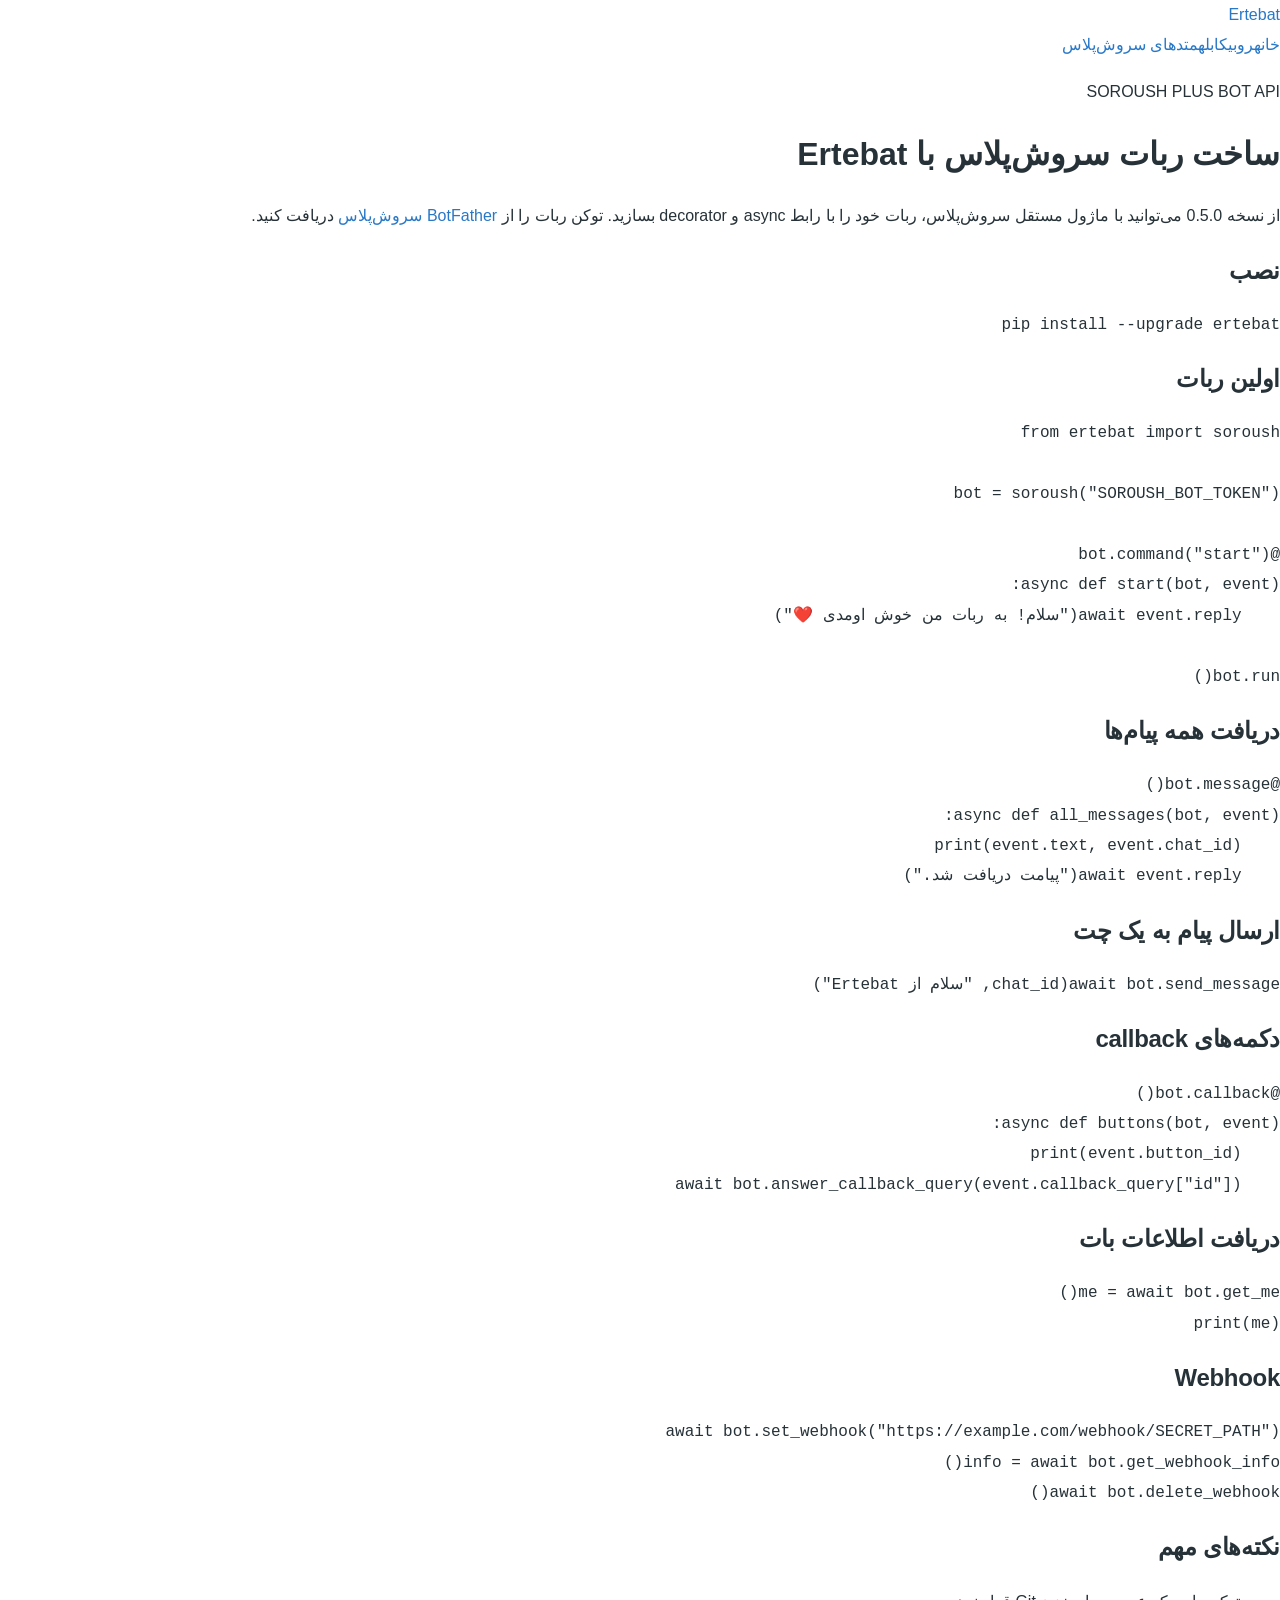
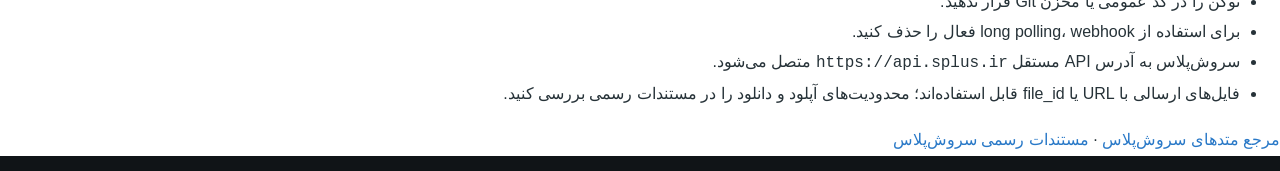
<file: docs/soroush-guide/index.html>
<!doctype html>
<html lang="fa" dir="rtl"><head><meta charset="utf-8"><meta name="viewport" content="width=device-width,initial-scale=1"><title>راهنمای سروش‌پلاس | Ertebat</title><link rel="stylesheet" href="../style.css"></head>
<body><header class="site-header"><a href="../">Ertebat</a><nav><a href="../">خانه</a><a href="../bot-guide/">روبیکا</a><a href="../bale-guide/">بله</a><a href="../soroush-methods/">متدهای سروش‌پلاس</a></nav></header>
<main class="container"><p class="eyebrow">SOROUSH PLUS BOT API</p><h1>ساخت ربات سروش‌پلاس با Ertebat</h1>
<p>از نسخه 0.5.0 می‌توانید با ماژول مستقل سروش‌پلاس، ربات خود را با رابط async و decorator بسازید. توکن ربات را از <a href="https://splus.ir/botfather">BotFather سروش‌پلاس</a> دریافت کنید.</p>
<h2>نصب</h2><pre><code>pip install --upgrade ertebat</code></pre>
<h2>اولین ربات</h2><pre><code>from ertebat import soroush

bot = soroush("SOROUSH_BOT_TOKEN")

@bot.command("start")
async def start(bot, event):
    await event.reply("سلام! به ربات من خوش اومدی ❤️")

bot.run()</code></pre>
<h2>دریافت همه پیام‌ها</h2><pre><code>@bot.message()
async def all_messages(bot, event):
    print(event.text, event.chat_id)
    await event.reply("پیامت دریافت شد.")</code></pre>
<h2>ارسال پیام به یک چت</h2><pre><code>await bot.send_message(chat_id, "سلام از Ertebat")</code></pre>
<h2>دکمه‌های callback</h2><pre><code>@bot.callback()
async def buttons(bot, event):
    print(event.button_id)
    await bot.answer_callback_query(event.callback_query["id"])</code></pre>
<h2>دریافت اطلاعات بات</h2><pre><code>me = await bot.get_me()
print(me)</code></pre>
<h2>Webhook</h2><pre><code>await bot.set_webhook("https://example.com/webhook/SECRET_PATH")
info = await bot.get_webhook_info()
await bot.delete_webhook()</code></pre>
<h2>نکته‌های مهم</h2><ul><li>توکن را در کد عمومی یا مخزن Git قرار ندهید.</li><li>برای استفاده از long polling، webhook فعال را حذف کنید.</li><li>سروش‌پلاس به آدرس API مستقل <code>https://api.splus.ir</code> متصل می‌شود.</li><li>فایل‌های ارسالی با URL یا file_id قابل استفاده‌اند؛ محدودیت‌های آپلود و دانلود را در مستندات رسمی بررسی کنید.</li></ul>
<p><a href="../soroush-methods/">مرجع متدهای سروش‌پلاس</a> · <a href="https://soroushplus.com/p/documents">مستندات رسمی سروش‌پلاس</a></p></main></body></html>
</file>
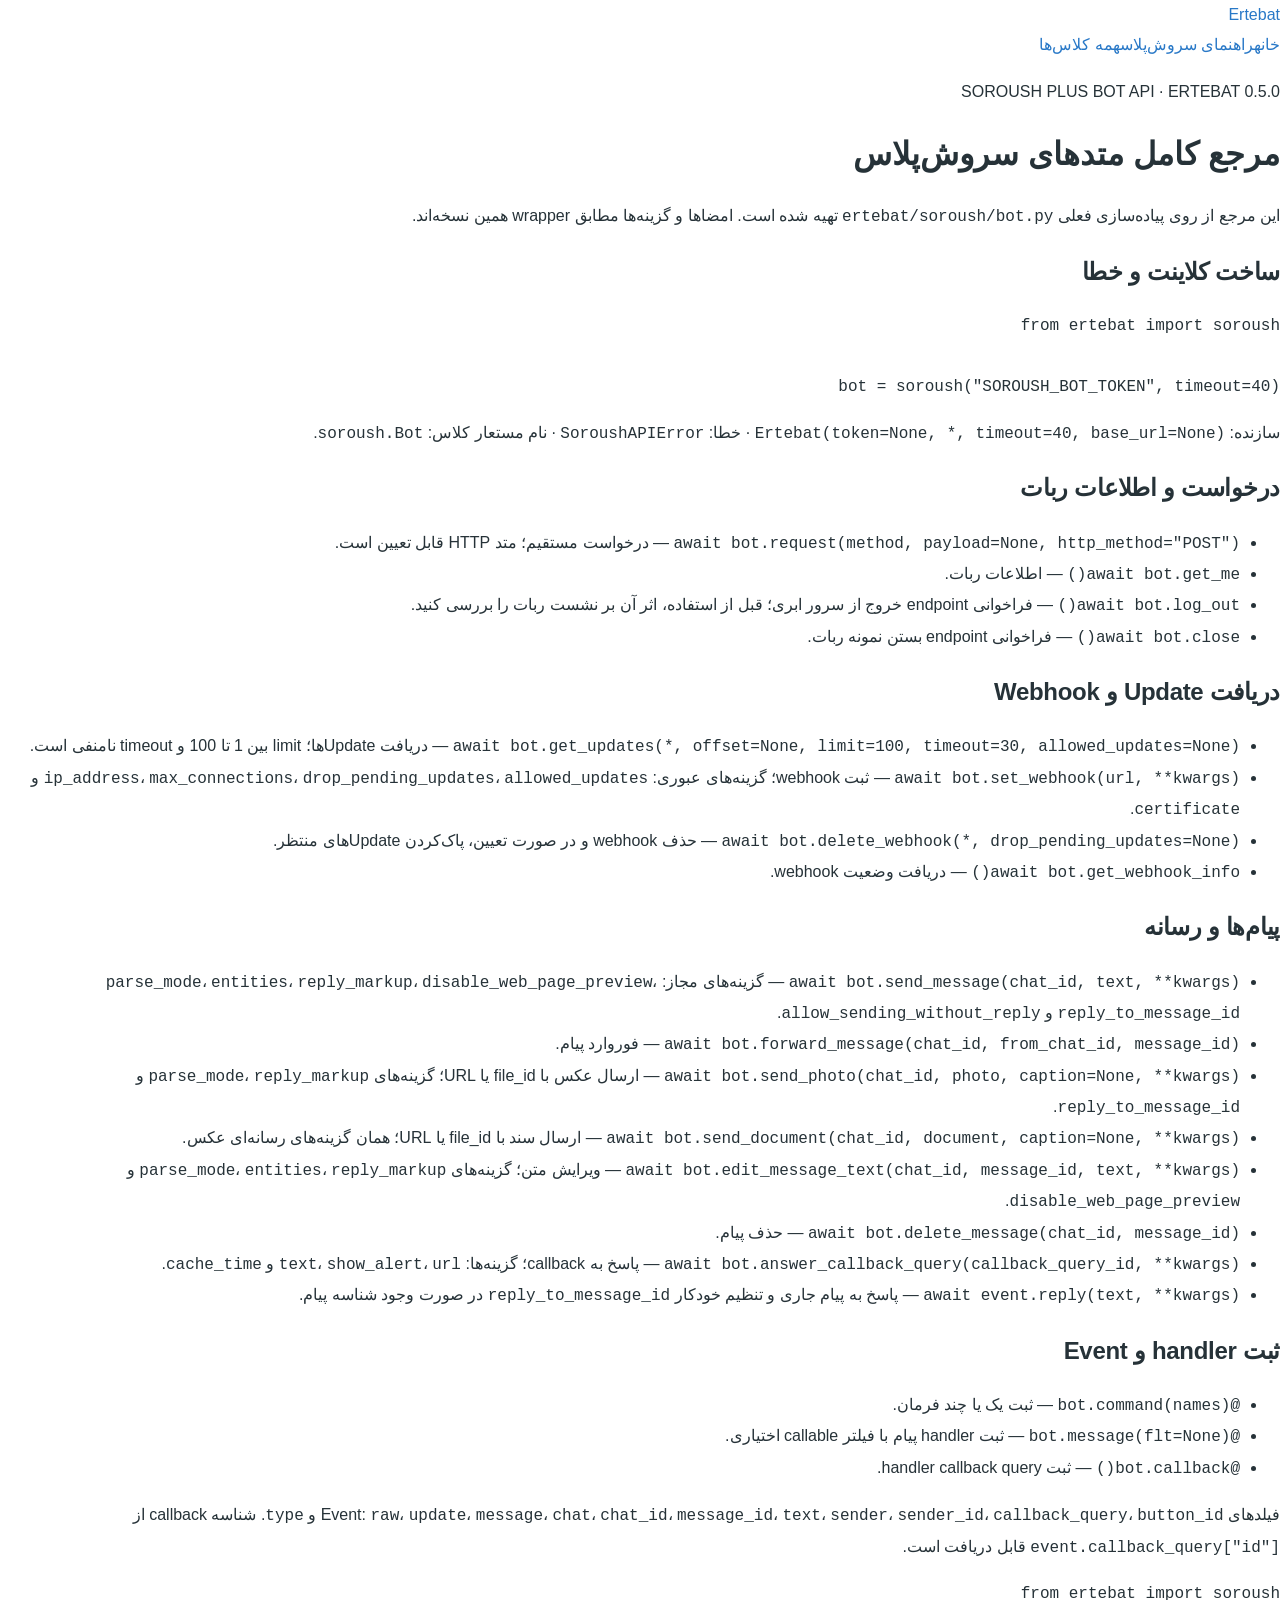
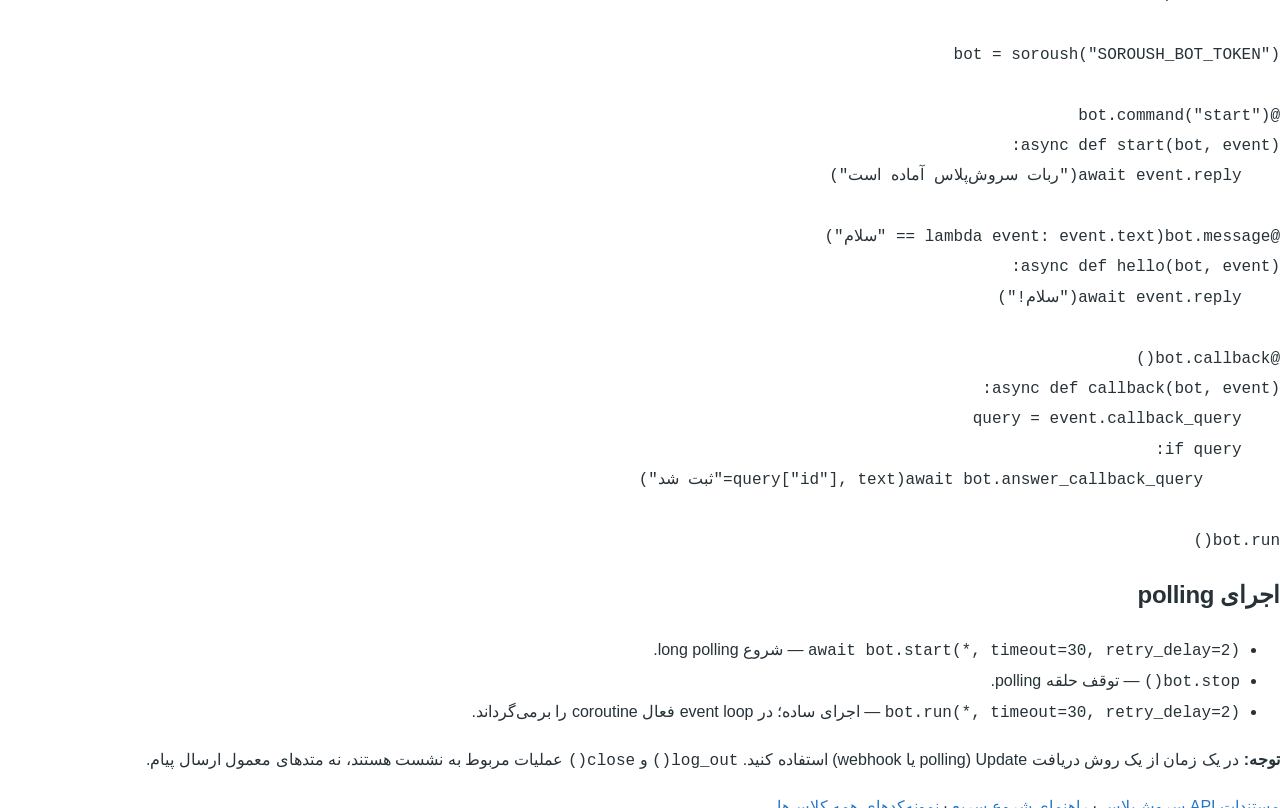
<file: docs/soroush-methods/index.html>
<!doctype html>
<html lang="fa" dir="rtl"><head><meta charset="utf-8"><meta name="viewport" content="width=device-width,initial-scale=1"><title>مرجع کامل متدهای سروش‌پلاس | Ertebat</title><link rel="stylesheet" href="../style.css"></head>
<body><header class="site-header"><a href="../">Ertebat</a><nav><a href="../">خانه</a><a href="../soroush-guide/">راهنمای سروش‌پلاس</a><a href="../classes/">همه کلاس‌ها</a></nav></header>
<main class="container">
<p class="eyebrow">SOROUSH PLUS BOT API · ERTEBAT 0.5.0</p><h1>مرجع کامل متدهای سروش‌پلاس</h1>
<p>این مرجع از روی پیاده‌سازی فعلی <code>ertebat/soroush/bot.py</code> تهیه شده است. امضاها و گزینه‌ها مطابق wrapper همین نسخه‌اند.</p>
<h2>ساخت کلاینت و خطا</h2>
<pre><code>from ertebat import soroush

bot = soroush("SOROUSH_BOT_TOKEN", timeout=40)</code></pre>
<p>سازنده: <code>Ertebat(token=None, *, timeout=40, base_url=None)</code> · خطا: <code>SoroushAPIError</code> · نام مستعار کلاس: <code>soroush.Bot</code>.</p>
<h2>درخواست و اطلاعات ربات</h2>
<ul>
<li><code>await bot.request(method, payload=None, http_method="POST")</code> — درخواست مستقیم؛ متد HTTP قابل تعیین است.</li>
<li><code>await bot.get_me()</code> — اطلاعات ربات.</li>
<li><code>await bot.log_out()</code> — فراخوانی endpoint خروج از سرور ابری؛ قبل از استفاده، اثر آن بر نشست ربات را بررسی کنید.</li>
<li><code>await bot.close()</code> — فراخوانی endpoint بستن نمونه ربات.</li>
</ul>
<h2>دریافت Update و Webhook</h2>
<ul>
<li><code>await bot.get_updates(*, offset=None, limit=100, timeout=30, allowed_updates=None)</code> — دریافت Updateها؛ limit بین 1 تا 100 و timeout نامنفی است.</li>
<li><code>await bot.set_webhook(url, **kwargs)</code> — ثبت webhook؛ گزینه‌های عبوری: <code>ip_address</code>، <code>max_connections</code>، <code>drop_pending_updates</code>، <code>allowed_updates</code> و <code>certificate</code>.</li>
<li><code>await bot.delete_webhook(*, drop_pending_updates=None)</code> — حذف webhook و در صورت تعیین، پاک‌کردن Updateهای منتظر.</li>
<li><code>await bot.get_webhook_info()</code> — دریافت وضعیت webhook.</li>
</ul>
<h2>پیام‌ها و رسانه</h2>
<ul>
<li><code>await bot.send_message(chat_id, text, **kwargs)</code> — گزینه‌های مجاز: <code>parse_mode</code>، <code>entities</code>، <code>reply_markup</code>، <code>disable_web_page_preview</code>، <code>reply_to_message_id</code> و <code>allow_sending_without_reply</code>.</li>
<li><code>await bot.forward_message(chat_id, from_chat_id, message_id)</code> — فوروارد پیام.</li>
<li><code>await bot.send_photo(chat_id, photo, caption=None, **kwargs)</code> — ارسال عکس با file_id یا URL؛ گزینه‌های <code>parse_mode</code>، <code>reply_markup</code> و <code>reply_to_message_id</code>.</li>
<li><code>await bot.send_document(chat_id, document, caption=None, **kwargs)</code> — ارسال سند با file_id یا URL؛ همان گزینه‌های رسانه‌ای عکس.</li>
<li><code>await bot.edit_message_text(chat_id, message_id, text, **kwargs)</code> — ویرایش متن؛ گزینه‌های <code>parse_mode</code>، <code>entities</code>، <code>reply_markup</code> و <code>disable_web_page_preview</code>.</li>
<li><code>await bot.delete_message(chat_id, message_id)</code> — حذف پیام.</li>
<li><code>await bot.answer_callback_query(callback_query_id, **kwargs)</code> — پاسخ به callback؛ گزینه‌ها: <code>text</code>، <code>show_alert</code>، <code>url</code> و <code>cache_time</code>.</li>
<li><code>await event.reply(text, **kwargs)</code> — پاسخ به پیام جاری و تنظیم خودکار <code>reply_to_message_id</code> در صورت وجود شناسه پیام.</li>
</ul>
<h2>ثبت handler و Event</h2>
<ul><li><code>@bot.command(names)</code> — ثبت یک یا چند فرمان.</li><li><code>@bot.message(flt=None)</code> — ثبت handler پیام با فیلتر callable اختیاری.</li><li><code>@bot.callback()</code> — ثبت handler callback query.</li></ul>
<p>فیلدهای Event: <code>raw</code>، <code>update</code>، <code>message</code>، <code>chat</code>، <code>chat_id</code>، <code>message_id</code>، <code>text</code>، <code>sender</code>، <code>sender_id</code>، <code>callback_query</code>، <code>button_id</code> و <code>type</code>. شناسه callback از <code>event.callback_query["id"]</code> قابل دریافت است.</p>
<pre><code>from ertebat import soroush

bot = soroush("SOROUSH_BOT_TOKEN")

@bot.command("start")
async def start(bot, event):
    await event.reply("ربات سروش‌پلاس آماده است")

@bot.message(lambda event: event.text == "سلام")
async def hello(bot, event):
    await event.reply("سلام!")

@bot.callback()
async def callback(bot, event):
    query = event.callback_query
    if query:
        await bot.answer_callback_query(query["id"], text="ثبت شد")

bot.run()</code></pre>
<h2>اجرای polling</h2>
<ul><li><code>await bot.start(*, timeout=30, retry_delay=2)</code> — شروع long polling.</li><li><code>bot.stop()</code> — توقف حلقه polling.</li><li><code>bot.run(*, timeout=30, retry_delay=2)</code> — اجرای ساده؛ در event loop فعال coroutine را برمی‌گرداند.</li></ul>
<p><strong>توجه:</strong> در یک زمان از یک روش دریافت Update (polling یا webhook) استفاده کنید. <code>log_out()</code> و <code>close()</code> عملیات مربوط به نشست هستند، نه متدهای معمول ارسال پیام.</p>
<p><a href="https://soroushplus.com/p/documents">مستندات API سروش‌پلاس</a> · <a href="../soroush-guide/">راهنمای شروع سریع</a> · <a href="../classes/">نمونه‌کدهای همه کلاس‌ها</a></p>
</main></body></html>
</file>
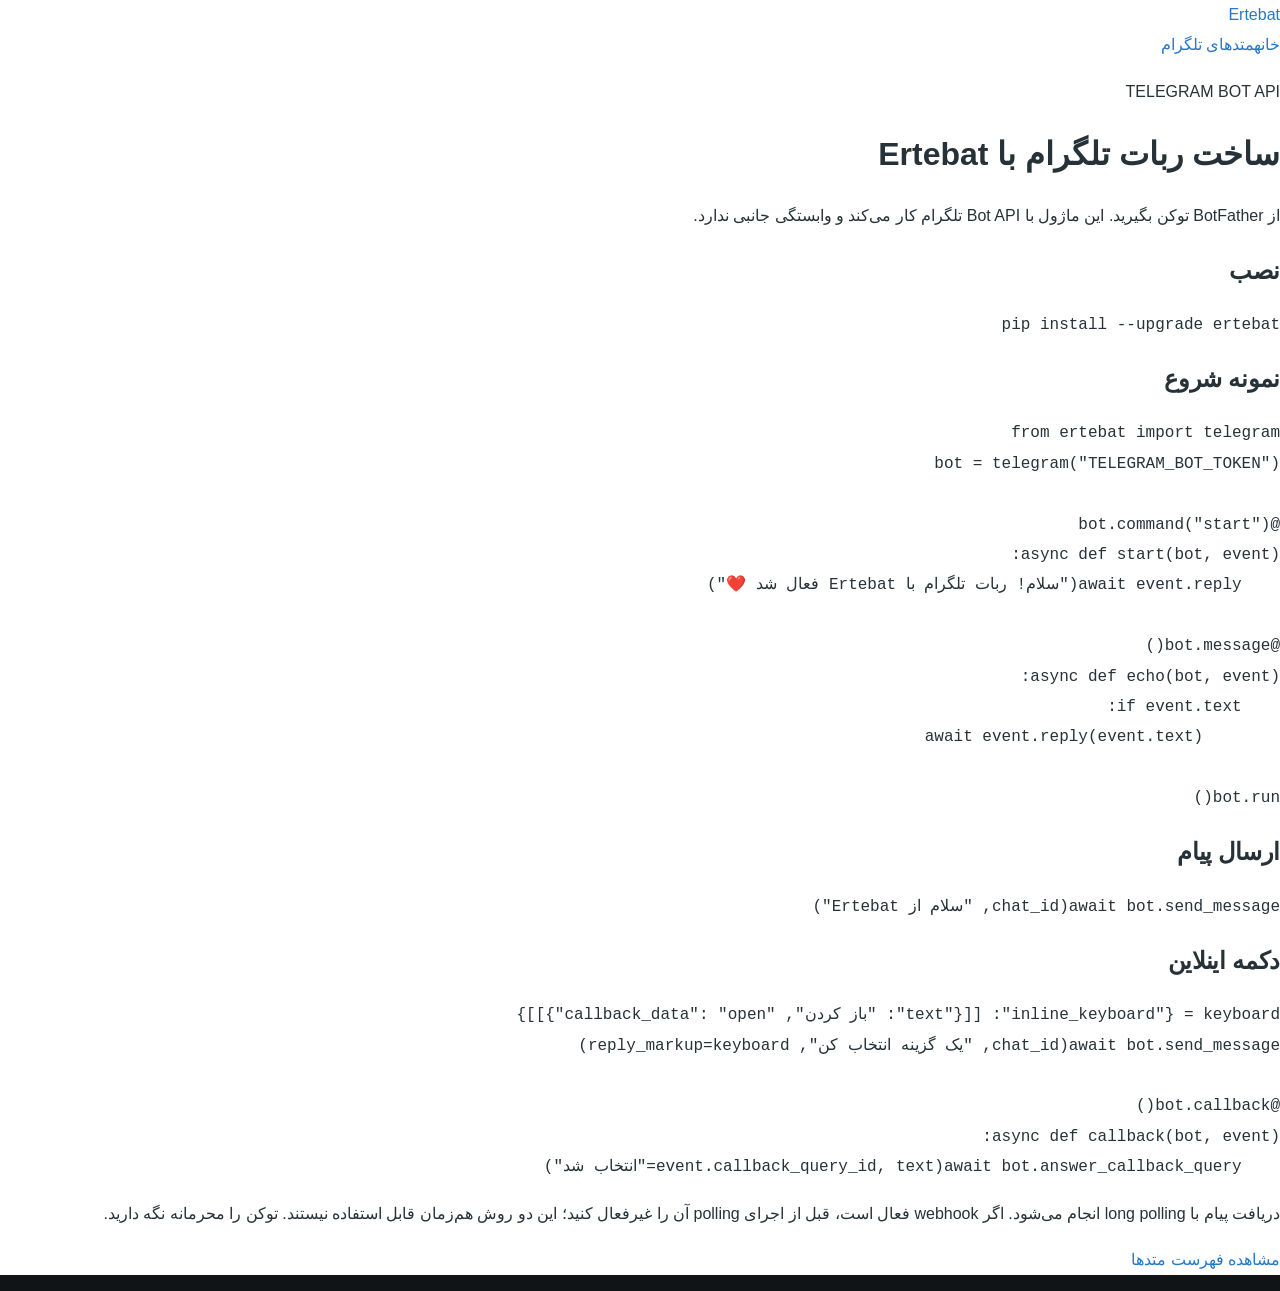
<file: docs/telegram-guide/index.html>
<!doctype html>
<html lang="fa" dir="rtl"><head><meta charset="utf-8"><meta name="viewport" content="width=device-width,initial-scale=1"><title>راهنمای ربات تلگرام | Ertebat</title><link rel="stylesheet" href="../style.css"></head>
<body><header class="site-header"><a href="../">Ertebat</a><nav><a href="../">خانه</a><a href="../telegram-methods/">متدهای تلگرام</a></nav></header>
<main class="container"><p class="eyebrow">TELEGRAM BOT API</p><h1>ساخت ربات تلگرام با Ertebat</h1><p>از BotFather توکن بگیرید. این ماژول با Bot API تلگرام کار می‌کند و وابستگی جانبی ندارد.</p>
<h2>نصب</h2><pre><code>pip install --upgrade ertebat</code></pre>
<h2>نمونه شروع</h2><pre><code>from ertebat import telegram
bot = telegram("TELEGRAM_BOT_TOKEN")

@bot.command("start")
async def start(bot, event):
    await event.reply("سلام! ربات تلگرام با Ertebat فعال شد ❤️")

@bot.message()
async def echo(bot, event):
    if event.text:
        await event.reply(event.text)

bot.run()</code></pre>
<h2>ارسال پیام</h2><pre><code>await bot.send_message(chat_id, "سلام از Ertebat")</code></pre>
<h2>دکمه اینلاین</h2><pre><code>keyboard = {"inline_keyboard": [[{"text": "باز کردن", "callback_data": "open"}]]}
await bot.send_message(chat_id, "یک گزینه انتخاب کن", reply_markup=keyboard)

@bot.callback()
async def callback(bot, event):
    await bot.answer_callback_query(event.callback_query_id, text="انتخاب شد")</code></pre>
<p>دریافت پیام با long polling انجام می‌شود. اگر webhook فعال است، قبل از اجرای polling آن را غیرفعال کنید؛ این دو روش هم‌زمان قابل استفاده نیستند. توکن را محرمانه نگه دارید.</p>
<p><a href="../telegram-methods/">مشاهده فهرست متدها</a></p></main></body></html>
</file>
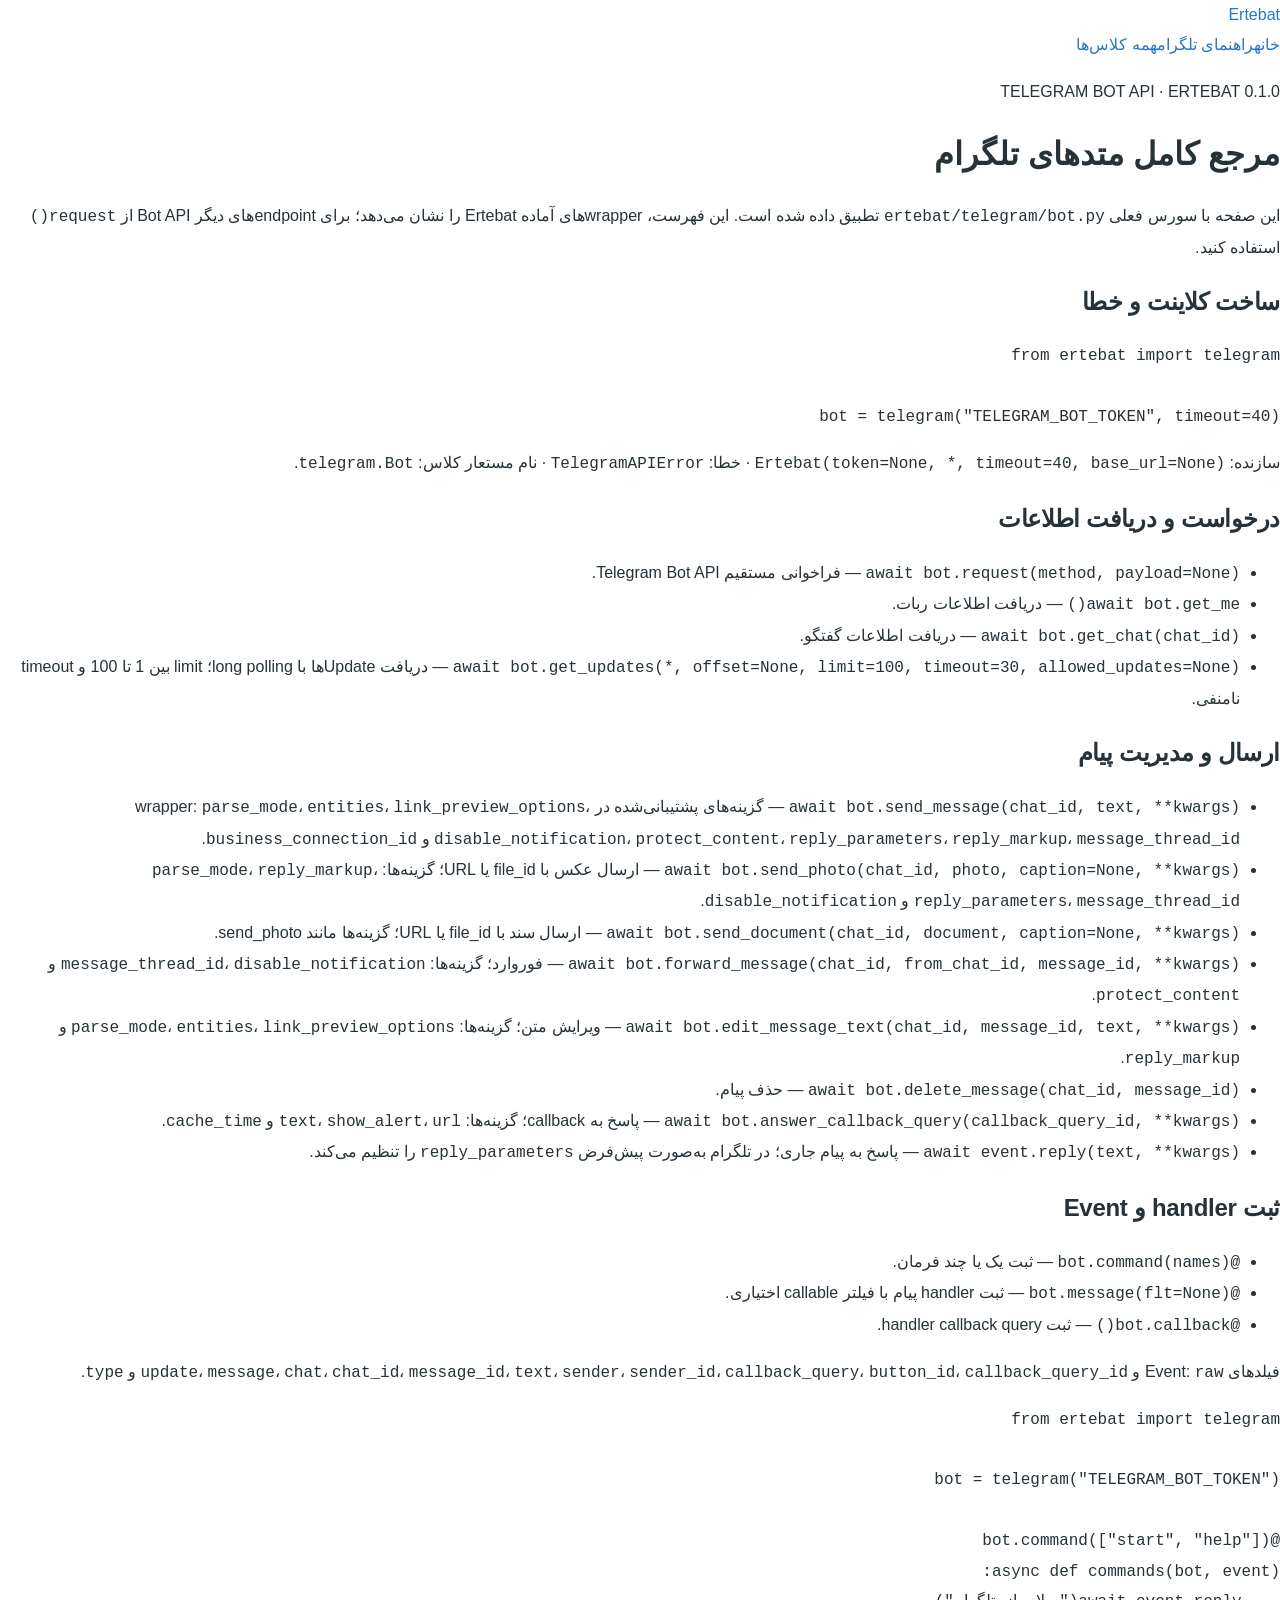
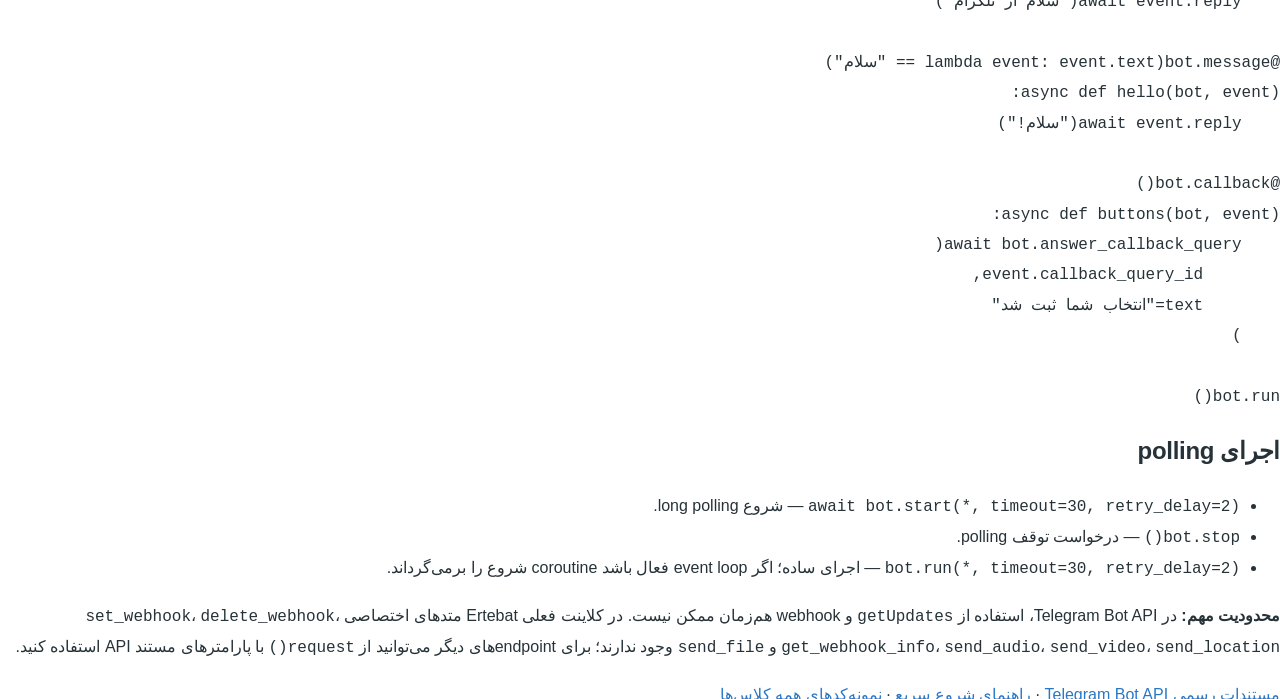
<file: docs/telegram-methods/index.html>
<!doctype html>
<html lang="fa" dir="rtl"><head><meta charset="utf-8"><meta name="viewport" content="width=device-width,initial-scale=1"><title>مرجع کامل متدهای تلگرام | Ertebat</title><link rel="stylesheet" href="../style.css"></head>
<body><header class="site-header"><a href="../">Ertebat</a><nav><a href="../">خانه</a><a href="../telegram-guide/">راهنمای تلگرام</a><a href="../classes/">همه کلاس‌ها</a></nav></header>
<main class="container">
<p class="eyebrow">TELEGRAM BOT API · ERTEBAT 0.1.0</p><h1>مرجع کامل متدهای تلگرام</h1>
<p>این صفحه با سورس فعلی <code>ertebat/telegram/bot.py</code> تطبیق داده شده است. این فهرست، wrapperهای آماده Ertebat را نشان می‌دهد؛ برای endpointهای دیگر Bot API از <code>request()</code> استفاده کنید.</p>
<h2>ساخت کلاینت و خطا</h2>
<pre><code>from ertebat import telegram

bot = telegram("TELEGRAM_BOT_TOKEN", timeout=40)</code></pre>
<p>سازنده: <code>Ertebat(token=None, *, timeout=40, base_url=None)</code> · خطا: <code>TelegramAPIError</code> · نام مستعار کلاس: <code>telegram.Bot</code>.</p>
<h2>درخواست و دریافت اطلاعات</h2>
<ul>
<li><code>await bot.request(method, payload=None)</code> — فراخوانی مستقیم Telegram Bot API.</li>
<li><code>await bot.get_me()</code> — دریافت اطلاعات ربات.</li>
<li><code>await bot.get_chat(chat_id)</code> — دریافت اطلاعات گفتگو.</li>
<li><code>await bot.get_updates(*, offset=None, limit=100, timeout=30, allowed_updates=None)</code> — دریافت Updateها با long polling؛ limit بین 1 تا 100 و timeout نامنفی.</li>
</ul>
<h2>ارسال و مدیریت پیام</h2>
<ul>
<li><code>await bot.send_message(chat_id, text, **kwargs)</code> — گزینه‌های پشتیبانی‌شده در wrapper: <code>parse_mode</code>، <code>entities</code>، <code>link_preview_options</code>، <code>disable_notification</code>، <code>protect_content</code>، <code>reply_parameters</code>، <code>reply_markup</code>، <code>message_thread_id</code> و <code>business_connection_id</code>.</li>
<li><code>await bot.send_photo(chat_id, photo, caption=None, **kwargs)</code> — ارسال عکس با file_id یا URL؛ گزینه‌ها: <code>parse_mode</code>، <code>reply_markup</code>، <code>reply_parameters</code>، <code>message_thread_id</code> و <code>disable_notification</code>.</li>
<li><code>await bot.send_document(chat_id, document, caption=None, **kwargs)</code> — ارسال سند با file_id یا URL؛ گزینه‌ها مانند send_photo.</li>
<li><code>await bot.forward_message(chat_id, from_chat_id, message_id, **kwargs)</code> — فوروارد؛ گزینه‌ها: <code>message_thread_id</code>، <code>disable_notification</code> و <code>protect_content</code>.</li>
<li><code>await bot.edit_message_text(chat_id, message_id, text, **kwargs)</code> — ویرایش متن؛ گزینه‌ها: <code>parse_mode</code>، <code>entities</code>، <code>link_preview_options</code> و <code>reply_markup</code>.</li>
<li><code>await bot.delete_message(chat_id, message_id)</code> — حذف پیام.</li>
<li><code>await bot.answer_callback_query(callback_query_id, **kwargs)</code> — پاسخ به callback؛ گزینه‌ها: <code>text</code>، <code>show_alert</code>، <code>url</code> و <code>cache_time</code>.</li>
<li><code>await event.reply(text, **kwargs)</code> — پاسخ به پیام جاری؛ در تلگرام به‌صورت پیش‌فرض <code>reply_parameters</code> را تنظیم می‌کند.</li>
</ul>
<h2>ثبت handler و Event</h2>
<ul><li><code>@bot.command(names)</code> — ثبت یک یا چند فرمان.</li><li><code>@bot.message(flt=None)</code> — ثبت handler پیام با فیلتر callable اختیاری.</li><li><code>@bot.callback()</code> — ثبت handler callback query.</li></ul>
<p>فیلدهای Event: <code>raw</code> و <code>update</code>، <code>message</code>، <code>chat</code>، <code>chat_id</code>، <code>message_id</code>، <code>text</code>، <code>sender</code>، <code>sender_id</code>، <code>callback_query</code>، <code>button_id</code>، <code>callback_query_id</code> و <code>type</code>.</p>
<pre><code>from ertebat import telegram

bot = telegram("TELEGRAM_BOT_TOKEN")

@bot.command(["start", "help"])
async def commands(bot, event):
    await event.reply("سلام از تلگرام")

@bot.message(lambda event: event.text == "سلام")
async def hello(bot, event):
    await event.reply("سلام!")

@bot.callback()
async def buttons(bot, event):
    await bot.answer_callback_query(
        event.callback_query_id,
        text="انتخاب شما ثبت شد"
    )

bot.run()</code></pre>
<h2>اجرای polling</h2>
<ul><li><code>await bot.start(*, timeout=30, retry_delay=2)</code> — شروع long polling.</li><li><code>bot.stop()</code> — درخواست توقف polling.</li><li><code>bot.run(*, timeout=30, retry_delay=2)</code> — اجرای ساده؛ اگر event loop فعال باشد coroutine شروع را برمی‌گرداند.</li></ul>
<p><strong>محدودیت مهم:</strong> در Telegram Bot API، استفاده از <code>getUpdates</code> و webhook هم‌زمان ممکن نیست. در کلاینت فعلی Ertebat متدهای اختصاصی <code>set_webhook</code>، <code>delete_webhook</code>، <code>get_webhook_info</code>، <code>send_audio</code>، <code>send_video</code>، <code>send_location</code> و <code>send_file</code> وجود ندارند؛ برای endpointهای دیگر می‌توانید از <code>request()</code> با پارامترهای مستند API استفاده کنید.</p>
<p><a href="https://core.telegram.org/bots/api">مستندات رسمی Telegram Bot API</a> · <a href="../telegram-guide/">راهنمای شروع سریع</a> · <a href="../classes/">نمونه‌کدهای همه کلاس‌ها</a></p>
</main></body></html>
</file>
<file: docs/style.css>
:root{
  color-scheme:dark;
  --paper:#101417;--surface:#171d25;--ink:#edf1f5;--muted:#a5afb9;
  --line:#2b3540;--accent:#45a7f2;--accent-soft:#1d3852;
  --code:#172235;--code-ink:#dcecff;--shadow:0 10px 28px rgba(0,0,0,.18);
  --blue:#3da2ef;--green:#399c4b;
}
*{box-sizing:border-box}
html{scroll-behavior:smooth;scroll-padding-top:90px}
body{margin:0;max-width:100%;overflow-x:hidden;background:var(--paper);color:var(--ink);font-family:Tahoma,Arial,sans-serif;font-size:16px;line-height:2;-webkit-font-smoothing:antialiased}
a{color:var(--accent);text-decoration:none}
a:hover{color:#83c7ff}
.top{position:sticky;top:0;z-index:30;background:#3da2ef;border-bottom:1px solid #267fc5}
.nav{max-width:1160px;min-height:68px;margin:auto;padding:9px 24px;display:flex;align-items:center;justify-content:space-between;gap:24px}
.brand{display:flex;align-items:center;gap:10px;flex:0 0 auto;color:#081827;font-size:20px;font-weight:900}
.brand img{width:38px;height:38px;object-fit:contain}
.brand small{display:block;color:#163c5b;font-size:10px;font-weight:700;letter-spacing:1px;text-transform:uppercase;line-height:1.2}
.links{display:flex;align-items:center;gap:5px;min-width:0}
.links a{padding:8px 12px;border-radius:24px;color:#102c43;font-size:13px;font-weight:700;white-space:nowrap;transition:background .18s,color .18s}
.links a:hover,.links a.active{background:#1e5686;color:#fff}
.wrap{width:min(1120px,100%);margin:0 auto;padding:44px 24px}
.hero{position:relative;display:grid;grid-template-columns:minmax(0,1fr) 190px;align-items:center;gap:34px;padding:48px 48px;background:#151c27;border:1px solid #26364d;border-radius:26px;overflow:hidden}
.hero:before{content:"";position:absolute;inset:0 auto 0 0;width:4px;background:var(--blue)}
.hero>div{position:relative;z-index:1}
.hero h1{max-width:650px;margin:12px 0 16px;font-size:clamp(34px,5vw,54px);line-height:1.4;letter-spacing:-1px;font-weight:900}
.hero p{max-width:590px;margin:0;color:#b5c0cb;font-size:16px}
.hero img{width:min(100%,160px);justify-self:center}
.tag{display:inline-flex;align-items:center;padding:5px 13px;border:1px solid #28496b;border-radius:30px;background:#1b3551;color:#a8d6ff;font-size:12px;font-weight:700}
.btns{display:flex;gap:12px;flex-wrap:wrap;margin-top:25px}
.btn{display:inline-flex;align-items:center;justify-content:center;min-height:48px;padding:10px 23px;border:0;border-radius:999px;background:#fff;color:#17202a;font-size:14px;font-weight:800}
.btn.primary{background:linear-gradient(110deg,#42a9f4,#1689e4);color:#071c2e}
.btn:hover{filter:brightness(1.08);transform:translateY(-1px)}
.grid{display:grid;grid-template-columns:repeat(3,minmax(0,1fr));gap:16px;margin:22px 0}
.card,.article section{min-width:0;background:var(--surface);border:1px solid #293546;border-radius:22px;box-shadow:var(--shadow)}
.card{padding:22px}
.card h3{margin:0 0 6px;font-size:17px}
.card p{margin:5px 0 12px}
.card>a{font-size:14px;font-weight:700}
h1,h2,h3{line-height:1.6}
h2{font-size:24px;letter-spacing:-.3px}
.pagehead{margin:0 0 28px}
.pagehead h1{margin:11px 0 6px;font-size:clamp(29px,4vw,40px);letter-spacing:-.6px}
.pagehead p{margin:0;color:var(--muted);font-size:16px}
.content{display:grid;grid-template-columns:230px minmax(0,1fr);gap:20px;align-items:start}
.side{position:sticky;top:86px;max-height:calc(100vh - 105px);overflow:auto;padding:13px;background:#151c25}
.side a{display:block;padding:8px 11px;border-radius:10px;color:#c2ccd5;font-size:13px;line-height:1.8}
.side a:hover,.side a:focus{background:#203d59;color:#8dccff}
.search{display:block;width:100%;min-width:0;margin:0 0 9px;padding:11px 12px;border:1px solid #344457;border-radius:12px;background:#101820;color:var(--ink);font:13px Tahoma;outline:none}
.search:focus{border-color:#4aa8ed;box-shadow:0 0 0 3px #45a7f21c}
.article{min-width:0}
.article section{margin:0 0 16px;padding:24px}
.article section h2{margin:0 0 12px}
.article p{margin:10px 0}
.method{scroll-margin-top:95px}
.sig{direction:ltr;text-align:left;max-width:100%;overflow-x:auto;padding:12px 14px;border:1px solid #35465c;border-radius:12px;background:#111b29;color:#cde4ff;font:12px/1.9 ui-monospace,SFMono-Regular,Consolas,monospace;white-space:pre}
.code{display:block;max-width:100%;overflow-x:auto;margin:14px 0;padding:19px 18px;border:1px solid #30435e;border-radius:16px;background:#1d3553;color:#a9d5ff;direction:ltr;text-align:left;font:13px/1.9 ui-monospace,SFMono-Regular,Consolas,monospace;white-space:pre;tab-size:4}
.code-wrap{position:relative;max-width:100%;min-width:0}
.copy-btn{position:absolute;top:8px;left:8px;padding:6px 10px;border:1px solid #45617f;border-radius:9px;background:#243d5d;color:#e5f3ff;font:11px Tahoma;cursor:pointer}
.article img{display:block;max-width:100%;height:auto;margin:14px auto 4px;border:1px solid #344357;border-radius:14px;background:#131b27}
.install{display:flex;align-items:center;justify-content:space-between;gap:12px;max-width:100%;padding:14px 15px;border:1px solid #30435e;border-radius:16px;background:#1d3553;color:#b9ddff;direction:ltr;font:13px/1.8 ui-monospace,Consolas,monospace;overflow:auto}
.install code{overflow-wrap:anywhere}
.install button{flex:0 0 auto;border:0;border-radius:999px;padding:8px 14px;background:#3da2ef;color:#071c2e;font:12px Tahoma;font-weight:800;cursor:pointer}
.notice{margin:15px 0;padding:13px 16px;border:1px solid #30445b;border-right:4px solid var(--blue);border-radius:13px;background:#17283a;color:#c1d7e9;font-size:13px}
.empty{display:none;color:var(--muted);padding:15px}
.foot{margin-top:30px;padding:24px 18px;border-top:1px solid #263341;background:#121a23;color:#a8b4bf;text-align:center;font-size:13px}
code:not(.code code){font-family:ui-monospace,Consolas,monospace}
@media(max-width:820px){
 .nav{display:flex;flex-direction:column;align-items:stretch;gap:5px;padding:9px 15px}
 .brand{align-self:flex-start;font-size:18px}
 .brand img{width:34px;height:34px}
 .links{width:100%;gap:5px;overflow-x:auto;overflow-y:hidden;padding:3px 0 5px;scrollbar-width:none;-webkit-overflow-scrolling:touch}
 .links::-webkit-scrollbar{display:none}
 .links a{padding:7px 12px;font-size:12px;background:#3294df}
 .links a.active{background:#174d79}
 .wrap{padding:29px 15px}
 .hero{grid-template-columns:minmax(0,1fr) 95px;gap:14px;padding:29px 22px;border-radius:22px}
 .hero h1{font-size:clamp(29px,7vw,43px)}
 .hero p{font-size:14px}
 .hero img{width:90px}
 .grid{grid-template-columns:1fr;gap:12px}
 .content{grid-template-columns:minmax(0,1fr);gap:12px}
 .side{position:static;max-height:none;display:flex;flex-wrap:nowrap;align-items:center;gap:7px;padding:11px;overflow-x:auto;overflow-y:hidden;scrollbar-width:thin}
 .side .search{flex:0 0 165px;width:165px;margin:0 4px 0 0}
 .side a{flex:0 0 auto;white-space:nowrap;padding:8px 13px;background:#203b56;border-radius:999px}
 .article section{padding:19px}
 .pagehead{margin-bottom:20px}
}
@media(max-width:480px){
 body{font-size:14px}
 .wrap{padding:24px 13px}
 .hero{grid-template-columns:1fr;padding:24px 19px}
 .hero img{grid-row:1;width:72px;justify-self:start}
 .hero h1{font-size:31px}
 .hero p{font-size:13px}
 .btns{display:grid;grid-template-columns:1fr}
 .btn{width:100%;min-height:48px;padding:10px 14px}
 .pagehead h1{font-size:28px}
 .pagehead p{font-size:13px}
 .article section{padding:16px}
 .article section h2{font-size:20px}
 .code{padding:16px 13px;font-size:12px}
 .side .search{flex-basis:140px;width:140px}
 .install{align-items:flex-start;flex-direction:column}
}
@media(prefers-reduced-motion:reduce){html{scroll-behavior:auto}*,*:before,*:after{transition:none!important}}

.menu-toggle{display:none;border:0;border-radius:10px;background:#1d5686;color:#fff;font-size:25px;line-height:1;padding:7px 13px;cursor:pointer}
@media(max-width:820px){
 .nav{position:relative;display:grid;grid-template-columns:1fr auto;align-items:center;gap:8px}
 .menu-toggle{display:block;grid-column:2;grid-row:1}
 .links{display:none;position:absolute;top:100%;right:0;left:0;width:auto;overflow:visible;padding:10px 14px 16px;background:#111a23;border:1px solid #2d3a48;border-top:0;box-shadow:0 15px 24px #0008;z-index:50;flex-direction:column;align-items:stretch;gap:4px}
 .nav.menu-open .links{display:flex}
 .links a{display:block;padding:10px 13px;border-radius:10px;background:transparent;color:#e6edf4;font-size:14px}
 .links a:hover,.links a.active{background:#203d59;color:#8dccff}
 .nav .brand{grid-column:1;grid-row:1}
 .grid .card>a{display:flex;align-items:center;justify-content:center;min-height:52px;margin-top:14px;padding:10px 18px;border-radius:999px;background:#399c4b;color:#081b0d;font-weight:800;text-align:center}
}

/* Homepage hero banner */
.hero-banner{margin:34px 0 42px;overflow:hidden;border:1px solid #203b5b;border-radius:22px;background:#071426;box-shadow:0 18px 48px rgba(0,0,0,.28)}
.hero-banner img{display:block;width:100%;height:auto;aspect-ratio:8/3;object-fit:cover}
@media(max-width:820px){.hero-banner{margin:22px 0 30px;border-radius:16px}.hero-banner img{aspect-ratio:16/8}}
@media(max-width:480px){.hero-banner img{aspect-ratio:4/3;object-fit:cover;object-position:center}}

/* Reference-inspired documentation layout */
.home-wrap{max-width:760px;padding-top:54px;padding-bottom:70px}
.home-intro{text-align:center;margin:12px auto 38px}
.home-intro img{width:76px;height:76px;object-fit:contain;margin:0 auto 12px}
.home-intro h1{margin:0 0 24px;color:#55a9f5;font-size:clamp(27px,5vw,42px);font-weight:900}
.home-intro p{font-size:18px;color:#d7dde5;margin:0}
.home-menu{display:grid;grid-template-columns:repeat(2,minmax(0,1fr));gap:18px;margin:0 0 34px}
.home-menu a{display:flex;align-items:center;justify-content:center;min-height:82px;padding:14px 18px;border-radius:999px;background:linear-gradient(110deg,#49ad54,#328f43);color:#071b0b;font-size:18px;font-weight:900;text-align:center;box-shadow:0 10px 24px rgba(45,150,65,.14);transition:transform .18s,filter .18s}
.home-menu a:hover{color:#071b0b;filter:brightness(1.08);transform:translateY(-2px)}
.home-menu a:nth-child(3),.home-menu a:nth-child(5),.home-menu a:nth-child(6){grid-column:1/-1}
.home-install{padding:22px}
.home-install h2{margin-top:0}
.top{background:#3da2ef}
.nav{min-height:78px}
.brand{font-size:18px}
.brand img{width:42px;height:42px}
.links a{font-size:14px}
@media(max-width:820px){
 .nav{min-height:76px;display:grid;grid-template-columns:1fr auto;align-items:center;padding:9px 16px}
 .brand{font-size:16px}
 .menu-toggle{display:block;grid-column:2;grid-row:1;background:#1d5686}
 .links{display:none;position:fixed;top:0;right:0;bottom:0;left:auto;width:min(84vw,390px);height:100dvh;padding:0 0 24px;background:#101820;border:0;border-left:1px solid #344252;box-shadow:-18px 0 35px #0009;z-index:100;overflow-y:auto;flex-direction:column;align-items:stretch;gap:0}
 .nav.menu-open .links{display:flex}
 .links a{padding:15px 22px;border-radius:0;border-bottom:1px solid #2b3540;background:transparent;color:#e8edf2;font-size:16px;white-space:normal}
 .links a.active,.links a:hover{background:#203d59;color:#8dccff}
 .home-wrap{padding:38px 15px 60px}
 .home-menu{gap:14px}
 .home-menu a{min-height:74px;font-size:16px}
}
@media(max-width:480px){
 .home-intro{margin-bottom:30px}
 .home-intro img{width:66px;height:66px}
 .home-intro h1{font-size:29px}
 .home-intro p{font-size:15px}
 .home-menu{gap:12px}
 .home-menu a{min-height:66px;padding:12px 10px;font-size:15px}
 .home-install{padding:17px}
}

/* Unified MAXRubika-inspired documentation theme */
:root{color-scheme:dark;--paper:#101417;--surface:#171d25;--ink:#edf1f5;--muted:#a5afb9;--line:#2b3540;--accent:#45a7f2;--accent-soft:#1d3852;--code:#111b29;--code-ink:#dcecff}
html,body{background:#101417!important;color:#edf1f5!important}
.top{background:#3da2ef!important;border-bottom:1px solid #267fc5!important}
.nav{min-height:76px}
.brand{color:#081827!important}
.links a{color:#102c43!important}
.links a.active,.links a:hover{background:#1e5686!important;color:#fff!important}
.card,.article section,.side,.output-card{background:#171d25!important;border-color:#2b3540!important;color:#edf1f5}
.pagehead p,.muted,.output-card p{color:#a5afb9!important}
.article section{border-radius:22px;box-shadow:0 10px 28px rgba(0,0,0,.18)}
.article section h2{color:#edf1f5}
.code,.sig{background:#111b29!important;color:#dcecff!important;border-color:#35465c}
.install{background:#111b29!important;color:#dcecff!important}
.notice{background:#17283a!important;color:#c1d7e9!important}
.foot{background:#121a23!important;color:#a8b4bf!important;border-color:#263341!important}
.menu-toggle{display:none}
@media(max-width:820px){
 .nav{position:relative;display:grid!important;grid-template-columns:1fr auto;align-items:center;gap:8px;padding:9px 15px}
 .brand{grid-column:1;grid-row:1;align-self:center}
 .menu-toggle{display:block;grid-column:2;grid-row:1}
 .links{display:none;position:fixed!important;top:0;right:0;bottom:0;left:auto!important;width:min(84vw,390px)!important;height:100dvh;padding:22px 0 24px!important;background:#101820!important;border:0!important;border-left:1px solid #344252!important;box-shadow:-18px 0 35px #0009;z-index:1000;overflow-y:auto;flex-direction:column;align-items:stretch;gap:0}
 .nav.menu-open .links{display:flex!important}
 .links a{display:block;padding:15px 22px!important;border-radius:0!important;border-bottom:1px solid #2b3540;background:transparent!important;color:#e8edf2!important;font-size:16px!important;white-space:normal}
 .links a.active,.links a:hover{background:#203d59!important;color:#8dccff!important}
 .side{position:static;max-height:none;display:flex;flex-wrap:nowrap;gap:7px;overflow-x:auto}
}
@media(max-width:480px){.pagehead h1{font-size:28px}.article section{padding:17px}.wrap{padding:26px 14px}}

/* IRubix docs — official Bot API reference-inspired layout */
:root{
 color-scheme:light;
 --paper:#fff;--surface:#fff;--ink:#263238;--muted:#687782;
 --line:#e2e7eb;--accent:#2878c7;--accent-soft:#eaf3fb;
 --code:#f5f7f9;--code-ink:#263238;--shadow:0 1px 4px rgba(25,45,65,.06);
}
html{scroll-padding-top:84px;background:#fff}
body{background:#fff!important;color:#263238!important;font-family:Tahoma,"Segoe UI",Arial,sans-serif;line-height:1.9}
a{color:#2878c7}
a:hover{color:#155a9e}
.top{position:sticky;top:0;background:#fff!important;border-bottom:1px solid #e3e8ed;box-shadow:0 1px 4px #00000008}
.nav{max-width:1440px;min-height:62px;padding:8px 28px;gap:20px}
.brand{color:#243342!important;font-size:18px}
.brand small{color:#72808c}
.links a{color:#596875!important;border-radius:4px;font-size:13px}
.links a.active,.links a:hover{background:#edf4fa!important;color:#216bb0!important}
.wrap{max-width:1380px;padding:36px 28px}
.pagehead{padding-bottom:18px;border-bottom:1px solid #e4e9ed;margin-bottom:22px}
.pagehead h1{color:#263747;font-size:34px}
.pagehead p{color:#697984}
.tag{background:#edf5fc;border-color:#d8e8f6;color:#2878c7}
.content{grid-template-columns:250px minmax(0,1fr);gap:34px}
.side{background:#fff!important;border:0!important;border-right:1px solid #e6eaee!important;border-radius:0!important;box-shadow:none!important;padding:8px 14px 8px 0;top:78px;max-height:calc(100vh - 95px)}
.side a{color:#566675;font-size:13px;padding:6px 12px;border-radius:4px}
.side a:hover,.side a:focus{background:#edf4fa;color:#216bb0}
.search{background:#fff;color:#344452;border-color:#dce3e9;border-radius:5px}
.article section,.card,.output-card{background:#fff!important;color:#263238!important;border:1px solid #e3e8ed!important;border-radius:7px!important;box-shadow:none!important}
.article section{padding:24px 28px;margin-bottom:18px}
.article section h2,.article h3{color:#263747}
.article p,.article li{color:#35434d}
.code,.sig{background:#f5f7f9!important;color:#263238!important;border:1px solid #e0e5e9!important;border-radius:5px!important}
.code{font-size:13px;line-height:1.85;padding:17px 20px}
.copy-btn{background:#e8f1f9;color:#286ca8;border:1px solid #d4e3f0;border-radius:4px}
.notice{background:#f0f6fb!important;color:#38566e!important;border:1px solid #dceaf5;border-right:3px solid #3989cb;border-radius:5px}
.install{background:#f5f7f9!important;color:#263238!important;border:1px solid #e0e5e9;border-radius:5px}
.install button{background:#2878c7;color:#fff;border-radius:4px}
.foot{background:#fafbfc!important;color:#71808b!important;border-top:1px solid #e5e9ed}
.home-wrap{max-width:1050px}
.home-intro h1{color:#263747}
.home-intro p{color:#687782}
.home-menu a{background:#fff!important;color:#286da9!important;border:1px solid #dfe7ee!important;border-radius:6px!important;box-shadow:none!important;font-size:16px}
.home-menu a:hover{background:#f2f7fb!important;color:#155a9e!important}
.home-install{border:1px solid #e3e8ed!important}
.hero{background:#f7fafc;border:1px solid #e2e9ef;border-radius:8px}
.hero h1{color:#263747}
.hero p{color:#5f6e79}
.hero-banner{border-radius:8px;box-shadow:none}
.gallery{gap:18px}
.output-card{padding:18px}
.menu-toggle{background:#edf4fa!important;color:#286da9!important;border:1px solid #dce8f2}
@media(max-width:820px){
 .nav{display:grid!important;grid-template-columns:1fr auto;min-height:62px;padding:8px 15px}
 .brand{grid-column:1;grid-row:1}
 .menu-toggle{display:block;grid-column:2;grid-row:1}
 .links{display:none;position:fixed!important;top:62px!important;right:0!important;bottom:0!important;left:auto!important;width:min(84vw,340px)!important;height:calc(100dvh - 62px)!important;padding:12px!important;background:#fff!important;border-left:1px solid #e0e6eb!important;box-shadow:0 12px 30px #0002!important;z-index:1000;overflow-y:auto;flex-direction:column;align-items:stretch;gap:2px}
 .nav.menu-open .links{display:flex!important}
 .links a{padding:11px 14px!important;color:#445563!important;border-bottom:1px solid #eef1f4!important;background:#fff!important}
 .links a.active,.links a:hover{background:#edf4fa!important;color:#216bb0!important}
 .content{grid-template-columns:minmax(0,1fr);gap:14px}
 .side{position:static;display:flex;flex-wrap:nowrap;gap:6px;overflow-x:auto;max-height:none;border:1px solid #e3e8ed!important;border-radius:6px!important;padding:9px;background:#fafbfc!important}
 .side a{flex:0 0 auto;white-space:nowrap;background:#fff;border:1px solid #e5eaf0}
 .side .search{flex:0 0 170px;width:170px}
 .wrap{padding:25px 15px}
 .article section{padding:19px}
}
@media(max-width:480px){.pagehead h1{font-size:27px}.article section{padding:16px}.home-menu a{font-size:14px;min-height:60px}}
</file>
